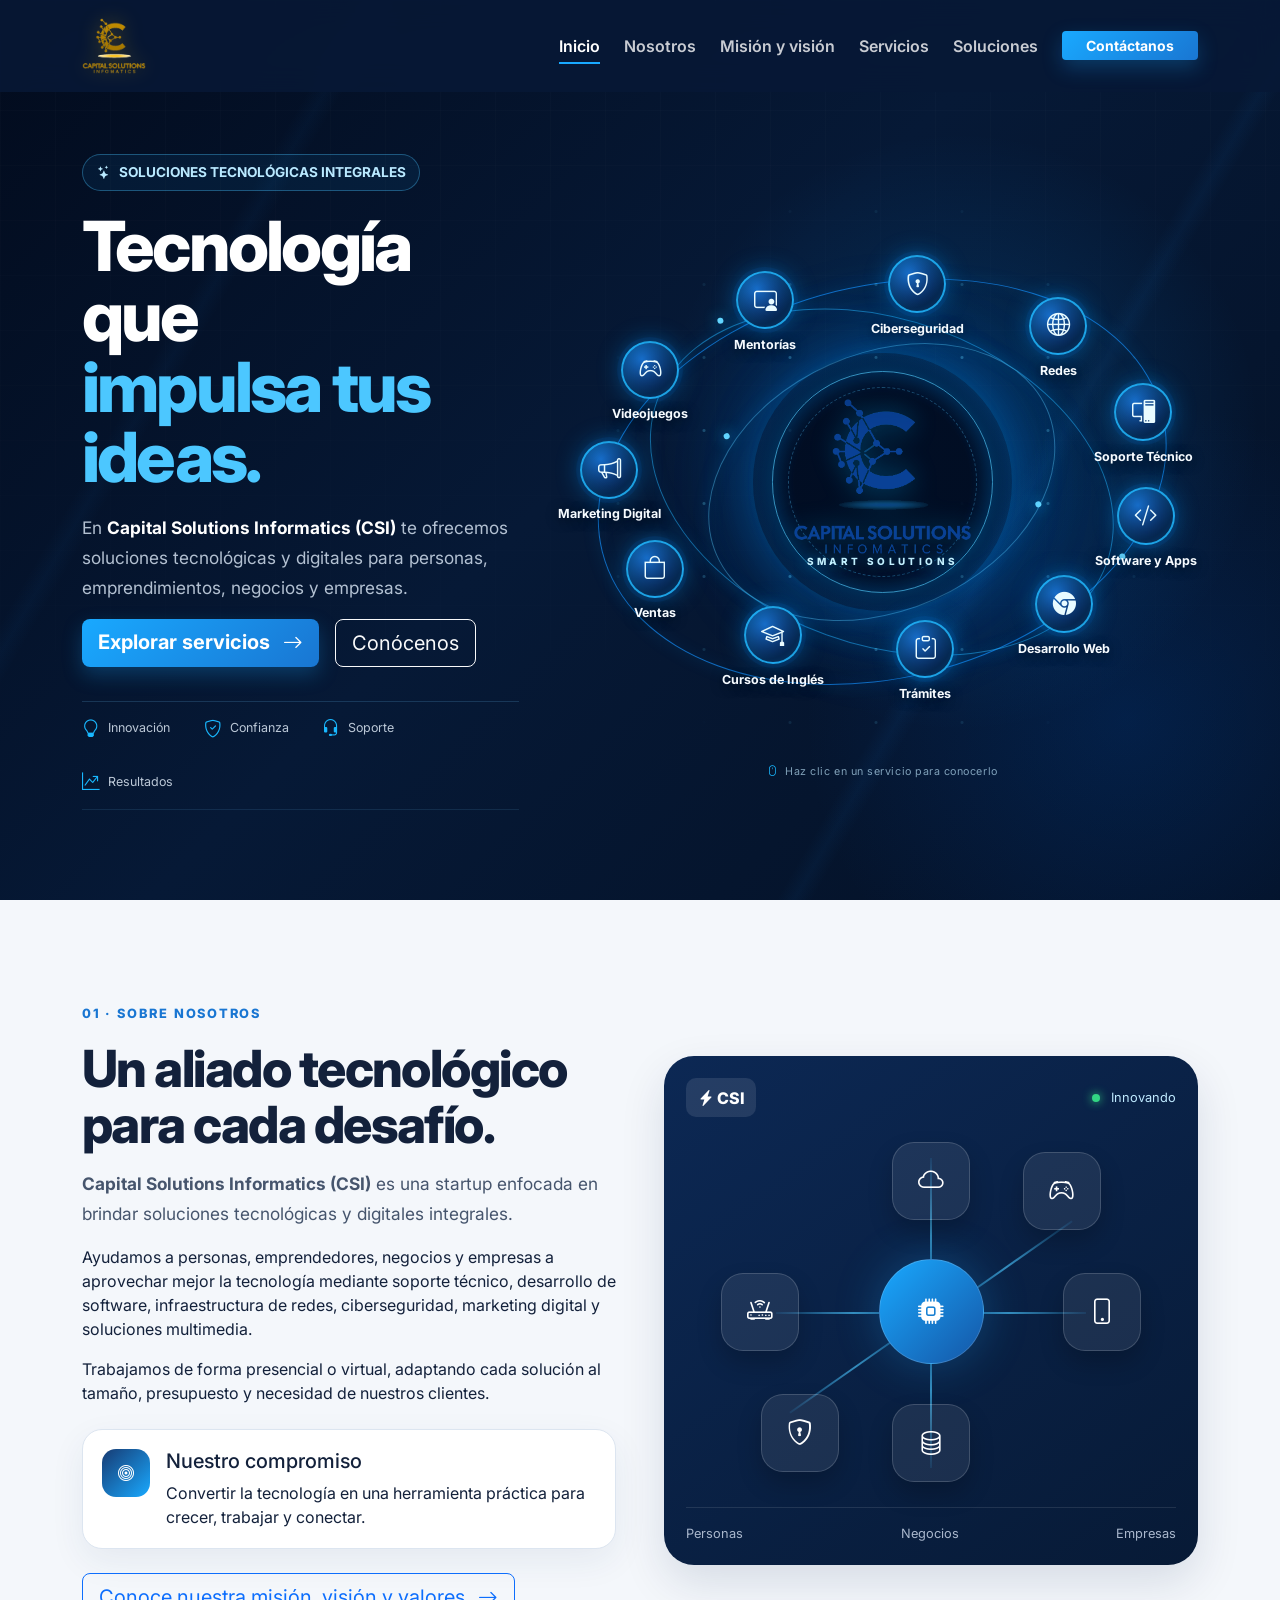
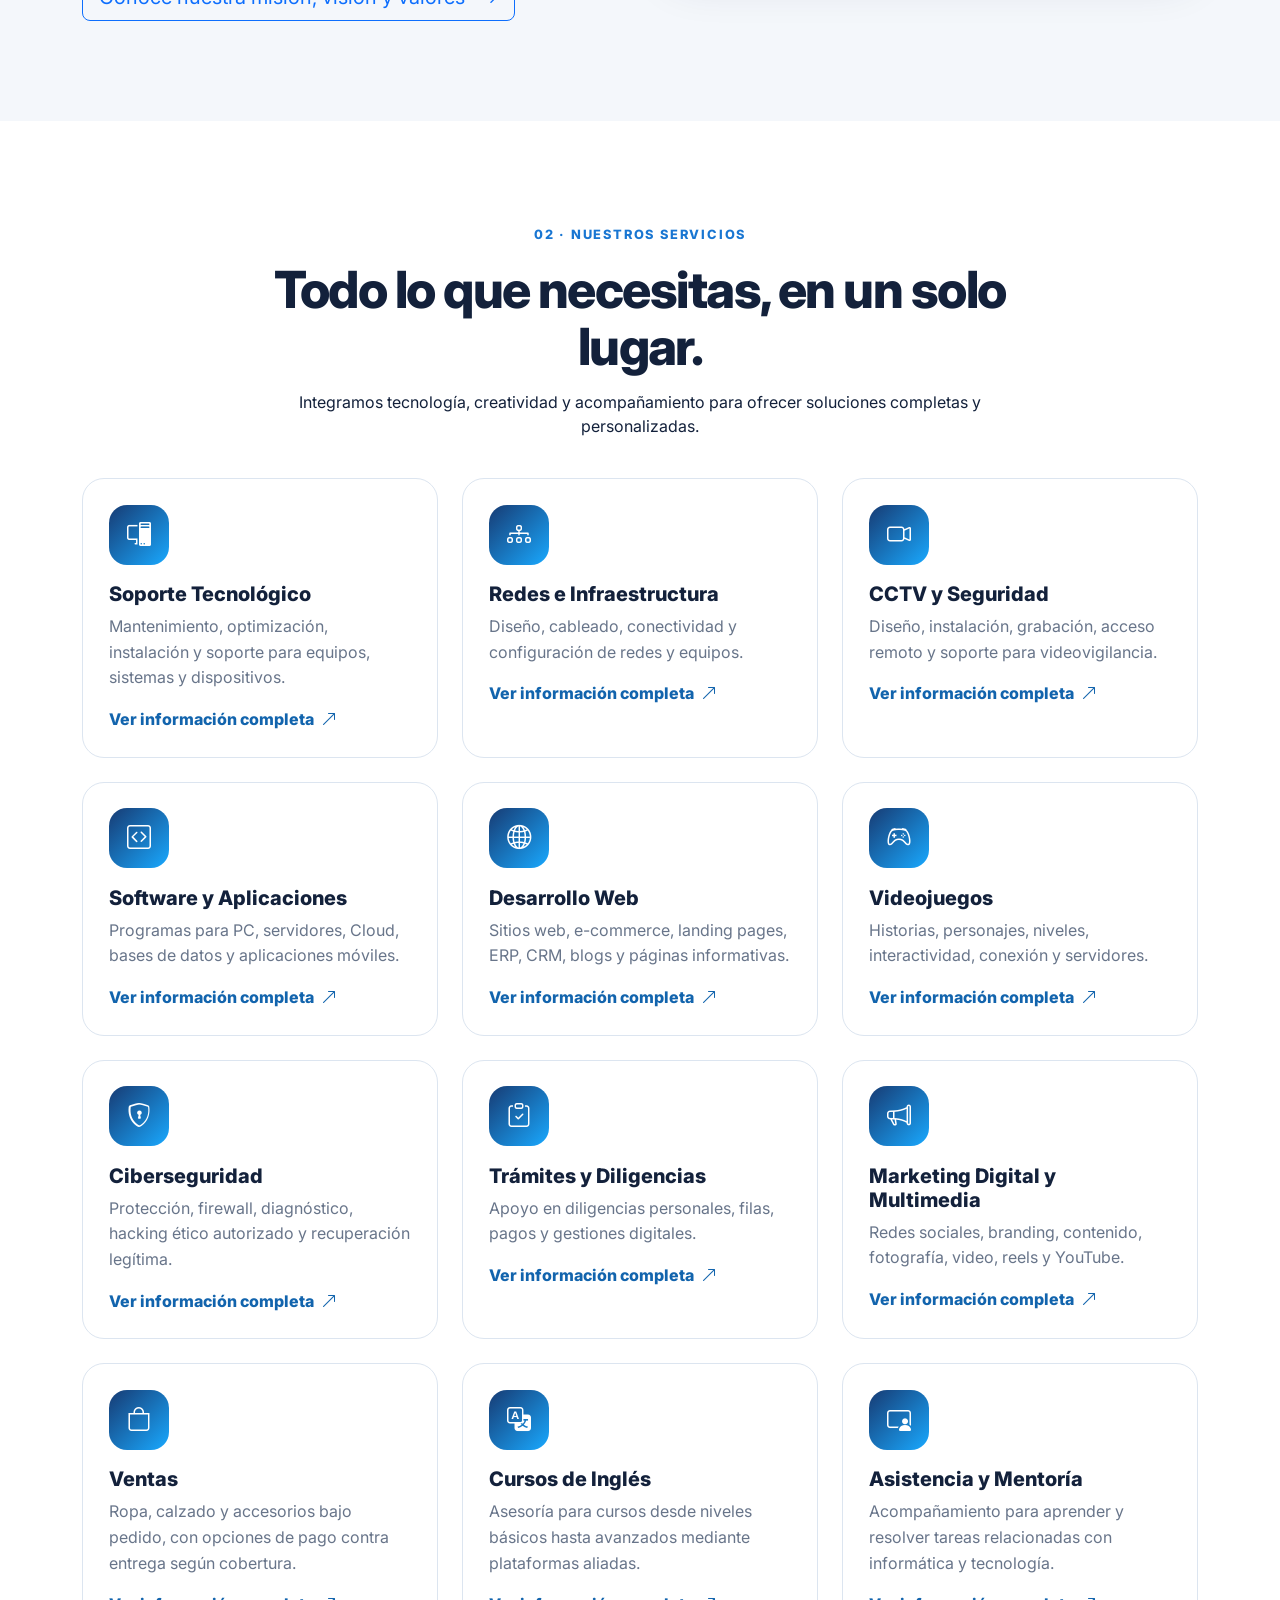
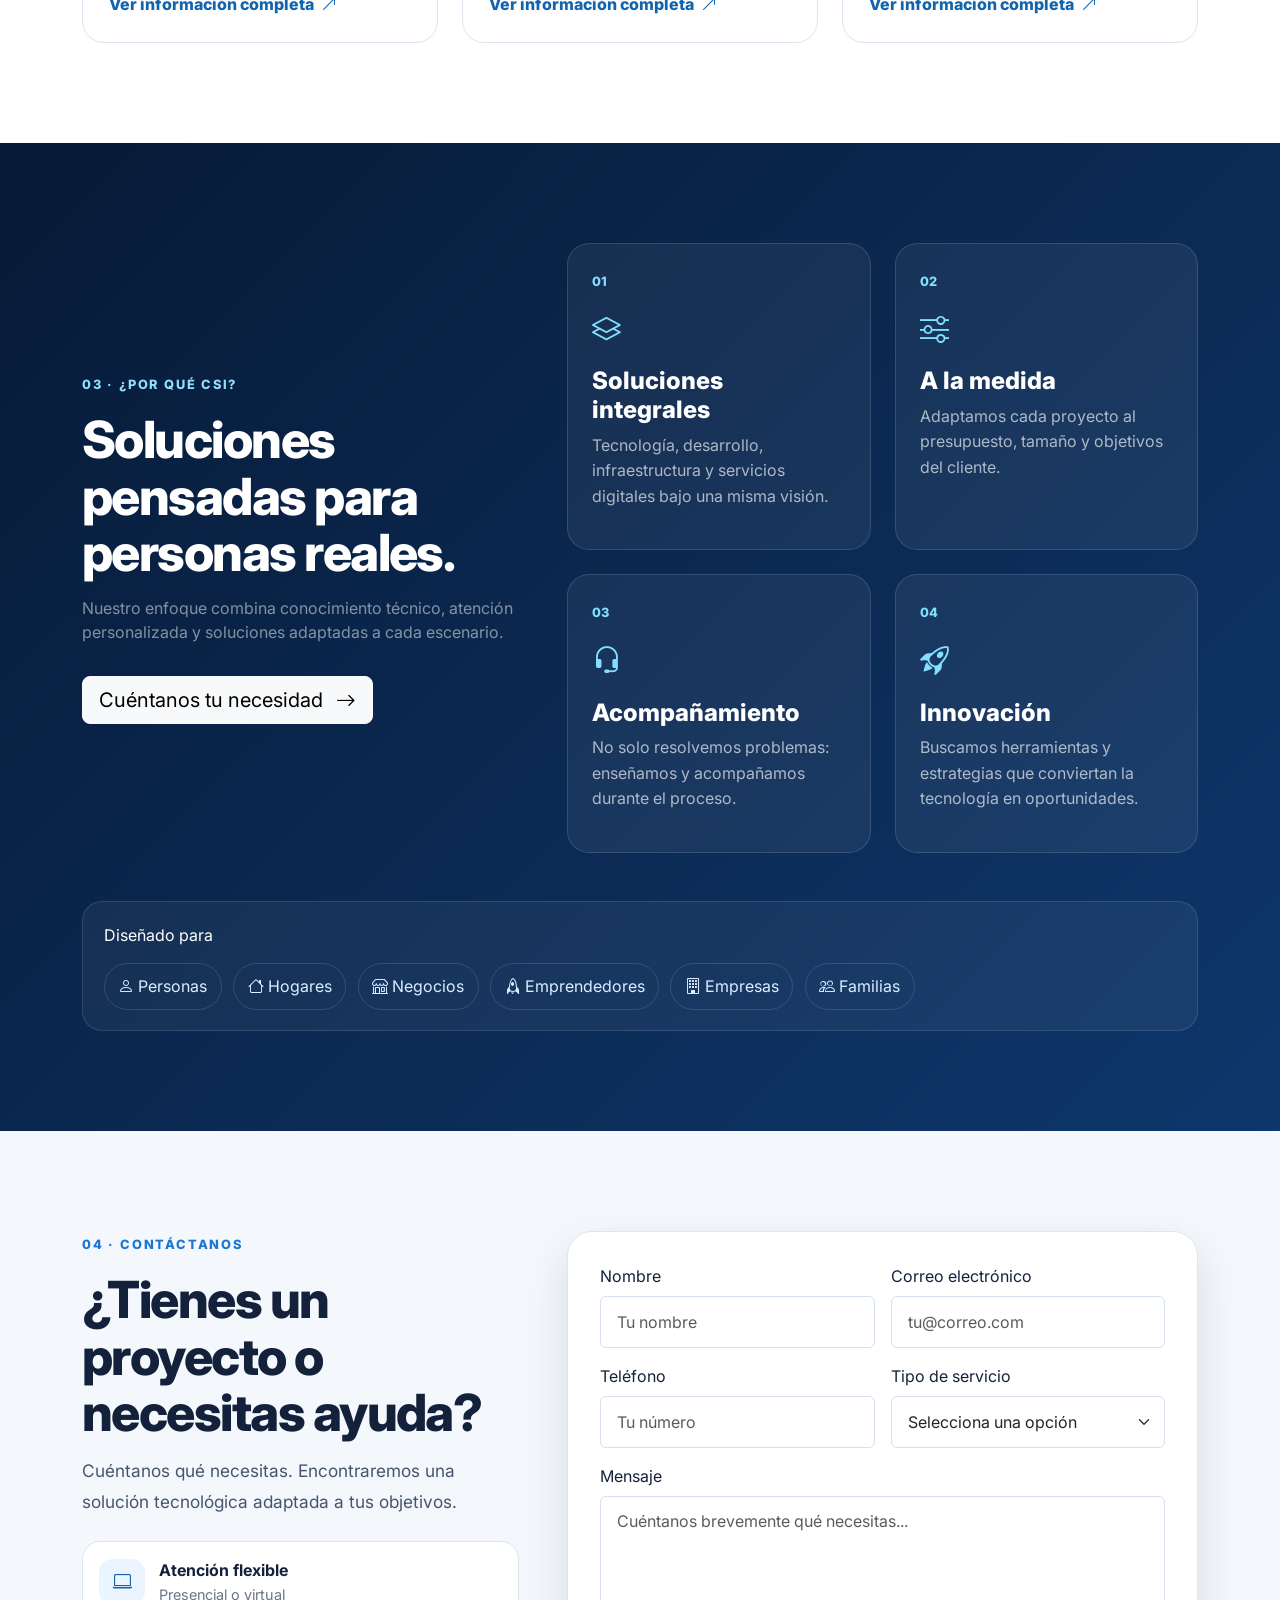
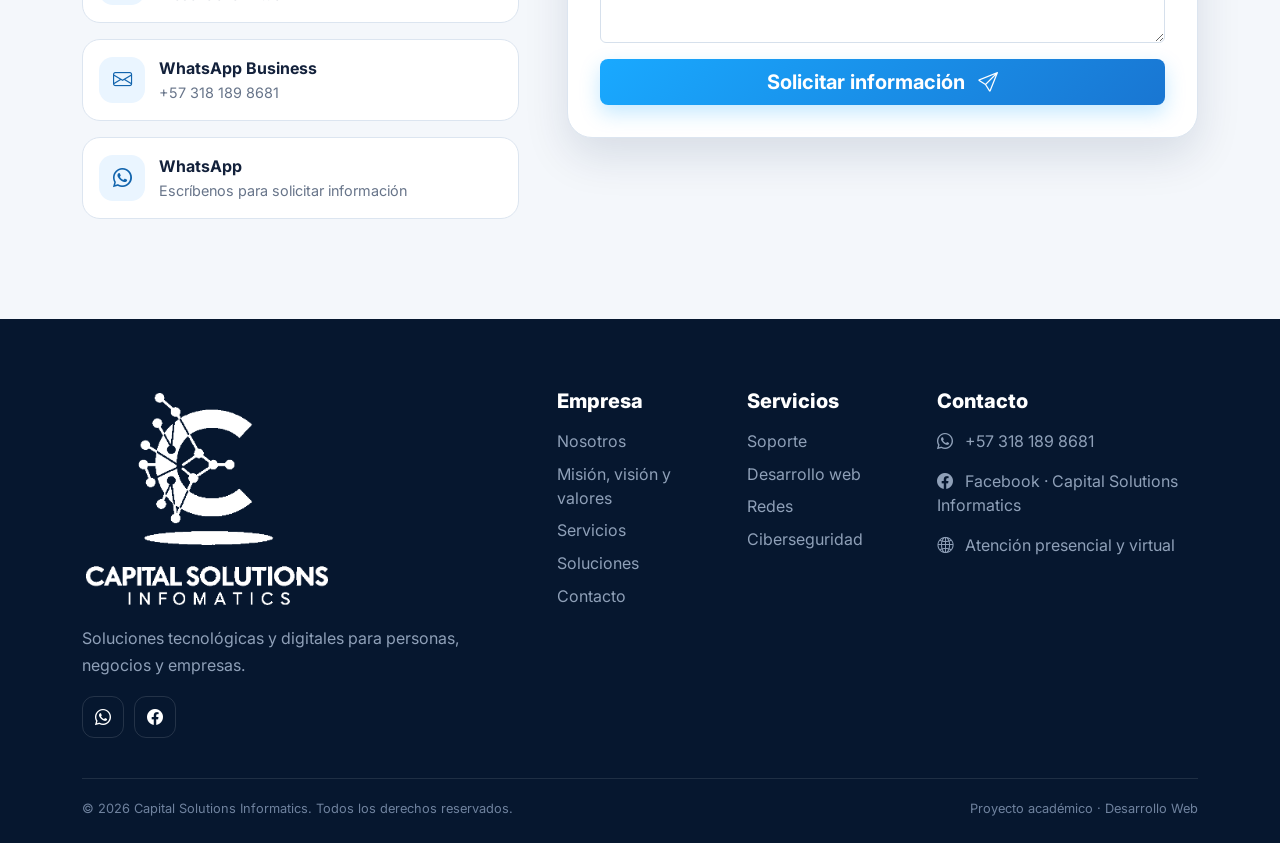
<file: index.html>
<!DOCTYPE html>
<html lang="es">
<head>
  <meta charset="UTF-8">
  <meta name="viewport" content="width=device-width, initial-scale=1.0">
  <meta name="description" content="Capital Solutions Informatics - Soluciones tecnológicas, desarrollo web, redes, ciberseguridad y marketing digital.">
  <title>Capital Solutions Informatics | Soluciones Tecnológicas</title>

  <!-- Bootstrap 5 -->
  <link href="https://cdn.jsdelivr.net/npm/bootstrap@5.3.3/dist/css/bootstrap.min.css" rel="stylesheet">
  <!-- Bootstrap Icons -->
  <link rel="stylesheet" href="https://cdn.jsdelivr.net/npm/bootstrap-icons@1.11.3/font/bootstrap-icons.min.css">
  <!-- Google Font -->
  <link rel="preconnect" href="https://fonts.googleapis.com">
  <link rel="preconnect" href="https://fonts.gstatic.com" crossorigin>
  <link href="https://fonts.googleapis.com/css2?family=Inter:wght@400;500;600;700;800&display=swap" rel="stylesheet">
  <link rel="stylesheet" href="css/styles.css">
</head>

<body>
  <!-- NAVBAR -->
  <nav class="navbar navbar-expand-lg navbar-dark fixed-top" id="mainNavbar">
    <div class="container">
      <a class="navbar-brand" href="#inicio" aria-label="Capital Solutions Informatics">
        <img src="img/logo-csi-navbar.png" class="navbar-logo" alt="Capital Solutions Informatics">
      </a>

      <button class="navbar-toggler border-0 shadow-none" type="button"
              data-bs-toggle="collapse" data-bs-target="#navbarContent"
              aria-controls="navbarContent" aria-expanded="false" aria-label="Abrir menú">
        <span class="navbar-toggler-icon"></span>
      </button>

      <div class="collapse navbar-collapse" id="navbarContent">
        <ul class="navbar-nav ms-auto align-items-lg-center gap-lg-2">
          <li class="nav-item"><a class="nav-link active" href="#inicio">Inicio</a></li>
          <li class="nav-item"><a class="nav-link" href="#nosotros">Nosotros</a></li>
          <li class="nav-item"><a class="nav-link" href="nosotros.html">Misión y visión</a></li>
          <li class="nav-item"><a class="nav-link" href="#servicios">Servicios</a></li>
          <li class="nav-item"><a class="nav-link" href="#soluciones">Soluciones</a></li>
          <li class="nav-item ms-lg-2"><a class="btn btn-primary-custom btn-sm px-4" href="#contacto">Contáctanos</a></li>
        </ul>
      </div>
    </div>
  </nav>

  <main>
    <!-- HERO -->
    <section id="inicio" class="hero-section hero-modern">
      <div class="hero-grid"></div>
      <div class="hero-particles" aria-hidden="true"></div>
      <div class="container position-relative hero-container">
        <div class="row align-items-center g-4 g-xl-5">
          <div class="col-lg-5 hero-copy">
            <span class="eyebrow fade-up">
              <i class="bi bi-stars"></i> SOLUCIONES TECNOLÓGICAS INTEGRALES
            </span>
            <h1 class="hero-title fade-up delay-1">
              Tecnología que<br><span>impulsa tus ideas.</span>
            </h1>
            <p class="hero-text fade-up delay-2">
              En <strong>Capital Solutions Informatics (CSI)</strong> te ofrecemos soluciones
              tecnológicas y digitales para personas, emprendimientos, negocios y empresas.
            </p>
            <div class="d-flex flex-wrap gap-3 fade-up delay-3">
              <a href="#servicios" class="btn btn-primary-custom btn-lg">
                Explorar servicios <i class="bi bi-arrow-right ms-2"></i>
              </a>
              <a href="#nosotros" class="btn btn-outline-light btn-lg">
                Conócenos
              </a>
            </div>

            <div class="hero-trust fade-up delay-3">
              <span><i class="bi bi-lightbulb"></i> Innovación</span>
              <span><i class="bi bi-shield-check"></i> Confianza</span>
              <span><i class="bi bi-headset"></i> Soporte</span>
              <span><i class="bi bi-graph-up-arrow"></i> Resultados</span>
            </div>
          </div>

          <div class="col-lg-7">
            <div class="solar-system" id="solarSystem" aria-label="Servicios tecnológicos de Capital Solutions Informatics">
              <div class="solar-glow"></div>
              <div class="solar-orbit solar-orbit-outer"></div>
              <div class="solar-orbit solar-orbit-middle"></div>
              <div class="solar-orbit solar-orbit-inner"></div>
              <div class="solar-stars" aria-hidden="true"></div>

              <div class="solar-center">
                <div class="solar-center-ring"></div>
                <a href="#servicios" class="center-logo-link" aria-label="Ver todos los servicios">
                  <img src="img/logo-csi-center.png" alt="Capital Solutions Informatics" class="solar-logo">
                  <span class="smart-solutions">SMART SOLUTIONS</span>
                </a>
              </div>

              <div class="solar-services" id="solarServices">
                <a class="solar-service" data-service="ciberseguridad" href="servicio.html?id=ciberseguridad" aria-label="Ciberseguridad">
                  <span class="solar-icon"><i class="bi bi-shield-lock"></i></span><strong>Ciberseguridad</strong>
                </a>
                <a class="solar-service" data-service="redes" href="servicio.html?id=redes" aria-label="Redes e Infraestructura">
                  <span class="solar-icon"><i class="bi bi-globe2"></i></span><strong>Redes</strong>
                </a>
                <a class="solar-service" data-service="soporte" href="servicio.html?id=soporte" aria-label="Soporte Tecnológico">
                  <span class="solar-icon"><i class="bi bi-pc-display"></i></span><strong>Soporte Técnico</strong>
                </a>
                <a class="solar-service" data-service="software" href="servicio.html?id=software" aria-label="Software y Aplicaciones">
                  <span class="solar-icon"><i class="bi bi-code-slash"></i></span><strong>Software y Apps</strong>
                </a>
                <a class="solar-service" data-service="web" href="servicio.html?id=web" aria-label="Desarrollo Web">
                  <span class="solar-icon"><i class="bi bi-browser-chrome"></i></span><strong>Desarrollo Web</strong>
                </a>
                <a class="solar-service" data-service="tramites" href="servicio.html?id=tramites" aria-label="Trámites y Diligencias">
                  <span class="solar-icon"><i class="bi bi-clipboard-check"></i></span><strong>Trámites</strong>
                </a>
                <a class="solar-service" data-service="ingles" href="servicio.html?id=ingles" aria-label="Cursos de Inglés">
                  <span class="solar-icon"><i class="bi bi-mortarboard"></i></span><strong>Cursos de Inglés</strong>
                </a>
                <a class="solar-service" data-service="ventas" href="servicio.html?id=ventas" aria-label="Ventas">
                  <span class="solar-icon"><i class="bi bi-bag"></i></span><strong>Ventas</strong>
                </a>
                <a class="solar-service" data-service="marketing" href="servicio.html?id=marketing" aria-label="Marketing Digital y Multimedia">
                  <span class="solar-icon"><i class="bi bi-megaphone"></i></span><strong>Marketing Digital</strong>
                </a>
                <a class="solar-service" data-service="videojuegos" href="servicio.html?id=videojuegos" aria-label="Videojuegos">
                  <span class="solar-icon"><i class="bi bi-controller"></i></span><strong>Videojuegos</strong>
                </a>
                <a class="solar-service" data-service="mentoria" href="servicio.html?id=mentoria" aria-label="Asistencia y Mentoría">
                  <span class="solar-icon"><i class="bi bi-person-video3"></i></span><strong>Mentorías</strong>
                </a>
              </div>

              <div class="solar-hint"><i class="bi bi-mouse"></i> Haz clic en un servicio para conocerlo</div>
            </div>
          </div>
        </div>
      </div>
    </section>

    <!-- SECCIÓN 1: SOBRE NOSOTROS -->
    <section id="nosotros" class="section-padding bg-light-custom">
      <div class="container">
        <div class="row align-items-center g-5">
          <div class="col-lg-6 reveal">
            <span class="section-label">01 · SOBRE NOSOTROS</span>
            <h2 class="section-title">Un aliado tecnológico para cada desafío.</h2>
            <p class="section-lead">
              <strong>Capital Solutions Informatics (CSI)</strong> es una startup enfocada
              en brindar soluciones tecnológicas y digitales integrales.
            </p>
            <p>
              Ayudamos a personas, emprendedores, negocios y empresas a aprovechar mejor
              la tecnología mediante soporte técnico, desarrollo de software, infraestructura
              de redes, ciberseguridad, marketing digital y soluciones multimedia.
            </p>
            <p>
              Trabajamos de forma presencial o virtual, adaptando cada solución al tamaño,
              presupuesto y necesidad de nuestros clientes.
            </p>

            <div class="mission-box mt-4">
              <div class="mission-icon"><i class="bi bi-bullseye"></i></div>
              <div>
                <h5>Nuestro compromiso</h5>
                <p class="mb-0">Convertir la tecnología en una herramienta práctica para crecer, trabajar y conectar.</p>
              </div>
            </div>

            <a href="nosotros.html" class="btn btn-outline-primary btn-lg mt-4">
              Conoce nuestra misión, visión y valores <i class="bi bi-arrow-right ms-2"></i>
            </a>
          </div>

          <div class="col-lg-6 reveal">
            <div class="about-panel">
              <div class="about-panel-top">
                <span class="mini-badge"><i class="bi bi-lightning-charge-fill"></i> CSI</span>
                <span class="status"><span></span> Innovando</span>
              </div>
              <div class="about-graphic">
                <div class="graphic-node node-center" title="Smart Solutions"><i class="bi bi-cpu-fill"></i></div>
                <div class="graphic-node node-top" title="Cloud"><i class="bi bi-cloud"></i></div>
                <div class="graphic-node node-right" title="Dispositivos móviles"><i class="bi bi-phone"></i></div>
                <div class="graphic-node node-bottom" title="Bases de datos"><i class="bi bi-database"></i></div>
                <div class="graphic-node node-left" title="Redes"><i class="bi bi-router"></i></div>
                <div class="graphic-node node-game" title="Videojuegos"><i class="bi bi-controller"></i></div>
                <div class="graphic-node node-cloud" title="Ciberseguridad"><i class="bi bi-shield-lock"></i></div>
                <div class="connection c1"></div><div class="connection c2"></div><div class="connection c3"></div><div class="connection c4"></div>
                <div class="connection c5"></div><div class="connection c6"></div>
              </div>
              <div class="about-panel-footer">
                <span>Personas</span>
                <span>Negocios</span>
                <span>Empresas</span>
              </div>
            </div>
          </div>
        </div>
      </div>
    </section>

    <!-- SECCIÓN 2: SERVICIOS -->
    <section id="servicios" class="section-padding">
      <div class="container">
        <div class="text-center mx-auto section-heading">
          <span class="section-label">02 · NUESTROS SERVICIOS</span>
          <h2 class="section-title">Todo lo que necesitas, en un solo lugar.</h2>
          <p>
            Integramos tecnología, creatividad y acompañamiento para ofrecer soluciones
            completas y personalizadas.
          </p>
        </div>

        <div class="row g-4 mt-2">
          <div class="col-md-6 col-xl-4 reveal">
            <article class="service-card clickable" data-service="soporte" tabindex="0" role="link" aria-label="Ver detalles de Soporte Tecnológico">
              <div class="service-icon"><i class="bi bi-pc-display"></i></div>
              <h3>Soporte Tecnológico</h3>
              <p>Mantenimiento, optimización, instalación y soporte para equipos, sistemas y dispositivos.</p>
              <span class="service-link">Ver información completa <i class="bi bi-arrow-up-right ms-1"></i></span>
            </article>
          </div>
          <div class="col-md-6 col-xl-4 reveal">
            <article class="service-card clickable" data-service="redes" tabindex="0" role="link" aria-label="Ver detalles de Redes e Infraestructura">
              <div class="service-icon"><i class="bi bi-diagram-3"></i></div>
              <h3>Redes e Infraestructura</h3>
              <p>Diseño, cableado, conectividad y configuración de redes y equipos.</p>
              <span class="service-link">Ver información completa <i class="bi bi-arrow-up-right ms-1"></i></span>
            </article>
          </div>
          <div class="col-md-6 col-xl-4 reveal">
            <article class="service-card clickable" data-service="cctv" tabindex="0" role="link" aria-label="Ver detalles de CCTV y Seguridad">
              <div class="service-icon"><i class="bi bi-camera-video"></i></div>
              <h3>CCTV y Seguridad</h3>
              <p>Diseño, instalación, grabación, acceso remoto y soporte para videovigilancia.</p>
              <span class="service-link">Ver información completa <i class="bi bi-arrow-up-right ms-1"></i></span>
            </article>
          </div>
          <div class="col-md-6 col-xl-4 reveal">
            <article class="service-card clickable" data-service="software" tabindex="0" role="link" aria-label="Ver detalles de Software y Aplicaciones">
              <div class="service-icon"><i class="bi bi-code-square"></i></div>
              <h3>Software y Aplicaciones</h3>
              <p>Programas para PC, servidores, Cloud, bases de datos y aplicaciones móviles.</p>
              <span class="service-link">Ver información completa <i class="bi bi-arrow-up-right ms-1"></i></span>
            </article>
          </div>
          <div class="col-md-6 col-xl-4 reveal">
            <article class="service-card clickable" data-service="web" tabindex="0" role="link" aria-label="Ver detalles de Desarrollo Web">
              <div class="service-icon"><i class="bi bi-globe2"></i></div>
              <h3>Desarrollo Web</h3>
              <p>Sitios web, e-commerce, landing pages, ERP, CRM, blogs y páginas informativas.</p>
              <span class="service-link">Ver información completa <i class="bi bi-arrow-up-right ms-1"></i></span>
            </article>
          </div>
          <div class="col-md-6 col-xl-4 reveal">
            <article class="service-card clickable" data-service="videojuegos" tabindex="0" role="link" aria-label="Ver detalles de Videojuegos">
              <div class="service-icon"><i class="bi bi-controller"></i></div>
              <h3>Videojuegos</h3>
              <p>Historias, personajes, niveles, interactividad, conexión y servidores.</p>
              <span class="service-link">Ver información completa <i class="bi bi-arrow-up-right ms-1"></i></span>
            </article>
          </div>
          <div class="col-md-6 col-xl-4 reveal">
            <article class="service-card clickable" data-service="ciberseguridad" tabindex="0" role="link" aria-label="Ver detalles de Ciberseguridad">
              <div class="service-icon"><i class="bi bi-shield-lock"></i></div>
              <h3>Ciberseguridad</h3>
              <p>Protección, firewall, diagnóstico, hacking ético autorizado y recuperación legítima.</p>
              <span class="service-link">Ver información completa <i class="bi bi-arrow-up-right ms-1"></i></span>
            </article>
          </div>
          <div class="col-md-6 col-xl-4 reveal">
            <article class="service-card clickable" data-service="tramites" tabindex="0" role="link" aria-label="Ver detalles de Trámites y Diligencias">
              <div class="service-icon"><i class="bi bi-clipboard-check"></i></div>
              <h3>Trámites y Diligencias</h3>
              <p>Apoyo en diligencias personales, filas, pagos y gestiones digitales.</p>
              <span class="service-link">Ver información completa <i class="bi bi-arrow-up-right ms-1"></i></span>
            </article>
          </div>
          <div class="col-md-6 col-xl-4 reveal">
            <article class="service-card clickable" data-service="marketing" tabindex="0" role="link" aria-label="Ver detalles de Marketing Digital y Multimedia">
              <div class="service-icon"><i class="bi bi-megaphone"></i></div>
              <h3>Marketing Digital y Multimedia</h3>
              <p>Redes sociales, branding, contenido, fotografía, video, reels y YouTube.</p>
              <span class="service-link">Ver información completa <i class="bi bi-arrow-up-right ms-1"></i></span>
            </article>
          </div>
          <div class="col-md-6 col-xl-4 reveal">
            <article class="service-card clickable" data-service="ventas" tabindex="0" role="link" aria-label="Ver detalles de Ventas">
              <div class="service-icon"><i class="bi bi-bag"></i></div>
              <h3>Ventas</h3>
              <p>Ropa, calzado y accesorios bajo pedido, con opciones de pago contra entrega según cobertura.</p>
              <span class="service-link">Ver información completa <i class="bi bi-arrow-up-right ms-1"></i></span>
            </article>
          </div>
          <div class="col-md-6 col-xl-4 reveal">
            <article class="service-card clickable" data-service="ingles" tabindex="0" role="link" aria-label="Ver detalles de Cursos de Inglés">
              <div class="service-icon"><i class="bi bi-translate"></i></div>
              <h3>Cursos de Inglés</h3>
              <p>Asesoría para cursos desde niveles básicos hasta avanzados mediante plataformas aliadas.</p>
              <span class="service-link">Ver información completa <i class="bi bi-arrow-up-right ms-1"></i></span>
            </article>
          </div>
          <div class="col-md-6 col-xl-4 reveal">
            <article class="service-card clickable" data-service="mentoria" tabindex="0" role="link" aria-label="Ver detalles de Asistencia y Mentoría">
              <div class="service-icon"><i class="bi bi-person-video3"></i></div>
              <h3>Asistencia y Mentoría</h3>
              <p>Acompañamiento para aprender y resolver tareas relacionadas con informática y tecnología.</p>
              <span class="service-link">Ver información completa <i class="bi bi-arrow-up-right ms-1"></i></span>
            </article>
          </div>
        </div>
      </div>
    </section>

    <!-- SECCIÓN 3: SOLUCIONES -->
    <section id="soluciones" class="section-padding solutions-section">
      <div class="container">
        <div class="row align-items-center g-5">
          <div class="col-lg-5">
            <span class="section-label light-label">03 · ¿POR QUÉ CSI?</span>
            <h2 class="section-title text-white">Soluciones pensadas para personas reales.</h2>
            <p class="text-white-50">
              Nuestro enfoque combina conocimiento técnico, atención personalizada
              y soluciones adaptadas a cada escenario.
            </p>
            <a href="#contacto" class="btn btn-light btn-lg mt-3">
              Cuéntanos tu necesidad <i class="bi bi-arrow-right ms-2"></i>
            </a>
          </div>

          <div class="col-lg-7">
            <div class="row g-4">
              <div class="col-md-6">
                <div class="benefit-card">
                  <span>01</span>
                  <i class="bi bi-layers"></i>
                  <h4>Soluciones integrales</h4>
                  <p>Tecnología, desarrollo, infraestructura y servicios digitales bajo una misma visión.</p>
                </div>
              </div>
              <div class="col-md-6">
                <div class="benefit-card">
                  <span>02</span>
                  <i class="bi bi-sliders"></i>
                  <h4>A la medida</h4>
                  <p>Adaptamos cada proyecto al presupuesto, tamaño y objetivos del cliente.</p>
                </div>
              </div>
              <div class="col-md-6">
                <div class="benefit-card">
                  <span>03</span>
                  <i class="bi bi-headset"></i>
                  <h4>Acompañamiento</h4>
                  <p>No solo resolvemos problemas: enseñamos y acompañamos durante el proceso.</p>
                </div>
              </div>
              <div class="col-md-6">
                <div class="benefit-card">
                  <span>04</span>
                  <i class="bi bi-rocket-takeoff"></i>
                  <h4>Innovación</h4>
                  <p>Buscamos herramientas y estrategias que conviertan la tecnología en oportunidades.</p>
                </div>
              </div>
            </div>
          </div>
        </div>

        <div class="audience-box mt-5">
          <p class="mb-3">Diseñado para</p>
          <div class="audience-list">
            <span><i class="bi bi-person"></i> Personas</span>
            <span><i class="bi bi-house"></i> Hogares</span>
            <span><i class="bi bi-shop"></i> Negocios</span>
            <span><i class="bi bi-rocket"></i> Emprendedores</span>
            <span><i class="bi bi-building"></i> Empresas</span>
            <span><i class="bi bi-people"></i> Familias</span>
          </div>
        </div>
      </div>
    </section>

    <!-- SECCIÓN 4: CONTACTO -->
    <section id="contacto" class="section-padding bg-light-custom">
      <div class="container">
        <div class="row g-5 align-items-start">
          <div class="col-lg-5">
            <span class="section-label">04 · CONTÁCTANOS</span>
            <h2 class="section-title">¿Tienes un proyecto o necesitas ayuda?</h2>
            <p class="section-lead">
              Cuéntanos qué necesitas. Encontraremos una solución tecnológica
              adaptada a tus objetivos.
            </p>

            <div class="contact-info-list mt-4">
              <div class="contact-item">
                <div class="contact-icon"><i class="bi bi-laptop"></i></div>
                <div><strong>Atención flexible</strong><span>Presencial o virtual</span></div>
              </div>
              <div class="contact-item">
                <div class="contact-icon"><i class="bi bi-envelope"></i></div>
                <div><strong>WhatsApp Business</strong><span>+57 318 189 8681</span></div>
              </div>
              <div class="contact-item">
                <div class="contact-icon"><i class="bi bi-whatsapp"></i></div>
                <div><strong>WhatsApp</strong><span>Escríbenos para solicitar información</span></div>
              </div>
            </div>
          </div>

          <div class="col-lg-7">
            <form id="contactForm" class="contact-form">
              <div class="row g-3">
                <div class="col-md-6">
                  <label for="nombre" class="form-label">Nombre</label>
                  <input type="text" class="form-control" id="nombre" placeholder="Tu nombre" required>
                </div>
                <div class="col-md-6">
                  <label for="correo" class="form-label">Correo electrónico</label>
                  <input type="email" class="form-control" id="correo" placeholder="tu@correo.com" required>
                </div>
                <div class="col-md-6">
                  <label for="telefono" class="form-label">Teléfono</label>
                  <input type="tel" class="form-control" id="telefono" placeholder="Tu número">
                </div>
                <div class="col-md-6">
                  <label for="servicio" class="form-label">Tipo de servicio</label>
                  <select class="form-select" id="servicio" required>
                    <option value="" selected disabled>Selecciona una opción</option>
                    <option>Soporte tecnológico</option>
                    <option>Redes e infraestructura</option>
                    <option>CCTV y seguridad</option>
                    <option>Desarrollo web</option>
                    <option>Software / aplicaciones</option>
                    <option>Ciberseguridad</option>
                    <option>Marketing digital</option>
                    <option>Otro</option>
                  </select>
                </div>
                <div class="col-12">
                  <label for="mensaje" class="form-label">Mensaje</label>
                  <textarea class="form-control" id="mensaje" rows="5" placeholder="Cuéntanos brevemente qué necesitas..." required></textarea>
                </div>
                <div class="col-12">
                  <button type="submit" class="btn btn-primary-custom btn-lg w-100">
                    Solicitar información <i class="bi bi-send ms-2"></i>
                  </button>
                </div>
              </div>
              <div id="formMessage" class="alert alert-success mt-3 d-none" role="alert">
                ¡Gracias! Tu solicitud fue registrada correctamente para esta demostración.
              </div>
            </form>
          </div>
        </div>
      </div>
    </section>
  </main>

  <!-- FOOTER -->
  <footer class="footer">
    <div class="container">
      <div class="row g-4">
        <div class="col-lg-5">
          <a class="footer-brand" href="#inicio">
            <img src="img/logo-csi-navbar.png" class="footer-logo" alt="Capital Solutions Informatics">
          </a>
          <p class="footer-description">
            Soluciones tecnológicas y digitales para personas, negocios y empresas.
          </p>
          <div class="social-links">
            <a href="https://wa.me/573181898681" target="_blank" rel="noopener noreferrer" aria-label="WhatsApp Business"><i class="bi bi-whatsapp"></i></a>
            <a href="https://www.facebook.com/share/1CgQ1NJ11b/" target="_blank" rel="noopener noreferrer" aria-label="Facebook"><i class="bi bi-facebook"></i></a>
          </div>
        </div>

        <div class="col-6 col-lg-2">
          <h5>Empresa</h5>
          <a href="#nosotros">Nosotros</a>
          <a href="nosotros.html">Misión, visión y valores</a>
          <a href="#servicios">Servicios</a>
          <a href="#soluciones">Soluciones</a>
          <a href="#contacto">Contacto</a>
        </div>

        <div class="col-6 col-lg-2">
          <h5>Servicios</h5>
          <a href="servicio.html?id=soporte">Soporte</a>
          <a href="servicio.html?id=web">Desarrollo web</a>
          <a href="servicio.html?id=redes">Redes</a>
          <a href="servicio.html?id=ciberseguridad">Ciberseguridad</a>
        </div>

        <div class="col-lg-3">
          <h5>Contacto</h5>
          <p><i class="bi bi-whatsapp me-2"></i> +57 318 189 8681</p>
          <p><i class="bi bi-facebook me-2"></i> Facebook · Capital Solutions Informatics</p>
          <p><i class="bi bi-globe2 me-2"></i> Atención presencial y virtual</p>
        </div>
      </div>

      <div class="footer-bottom">
        <span>© 2026 Capital Solutions Informatics. Todos los derechos reservados.</span>
        <span>Proyecto académico · Desarrollo Web</span>
      </div>
    </div>
  </footer>

  <button id="backToTop" class="back-to-top" aria-label="Volver arriba">
    <i class="bi bi-arrow-up"></i>
  </button>

  <script src="https://cdn.jsdelivr.net/npm/bootstrap@5.3.3/dist/js/bootstrap.bundle.min.js"></script>
  <script src="js/script.js"></script>
</body>
</html>
</file>
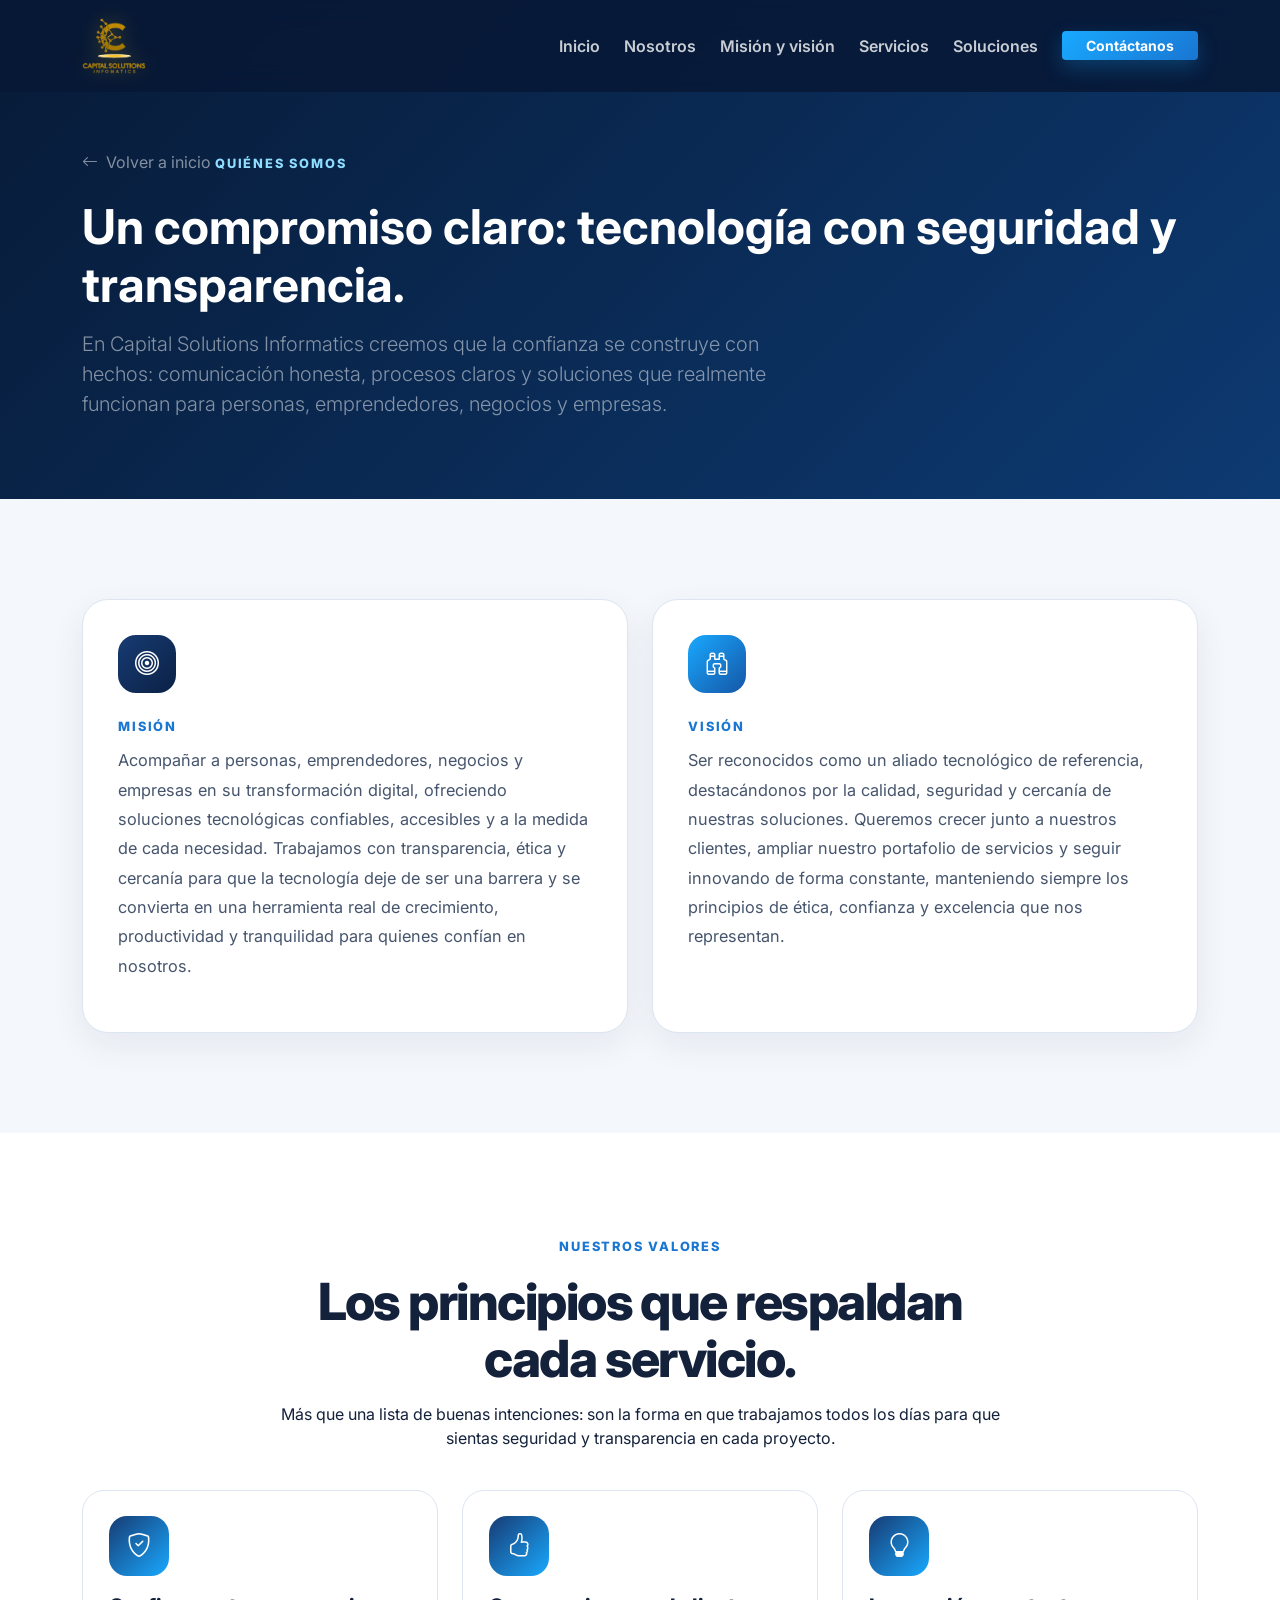
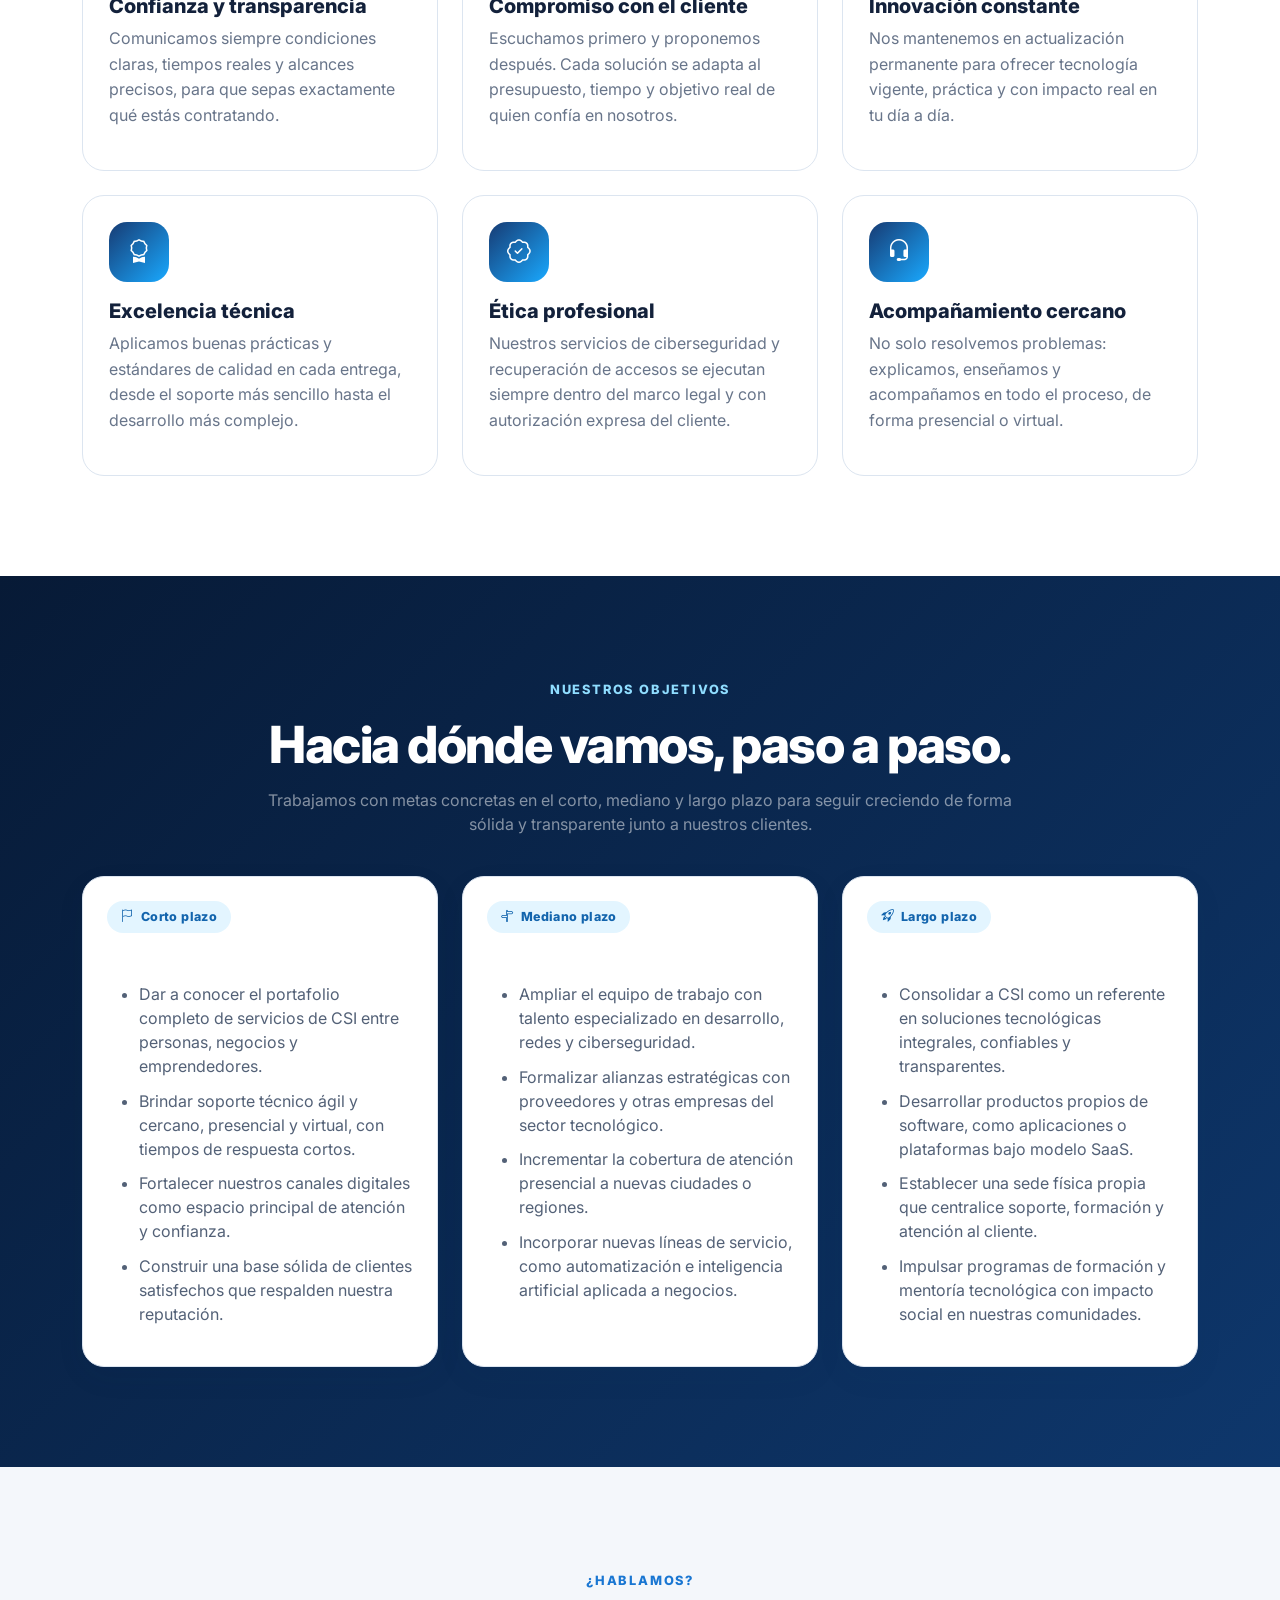
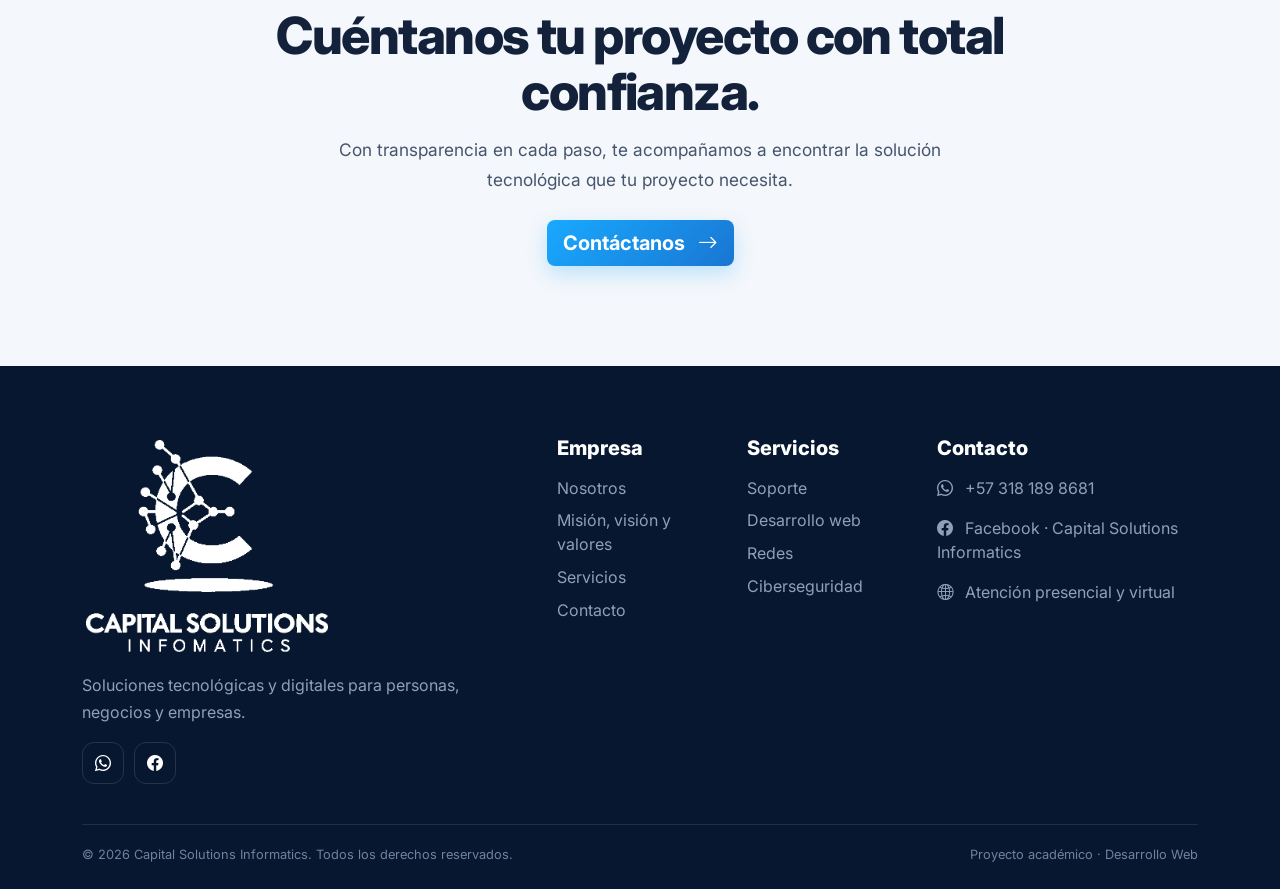
<file: nosotros.html>
<!DOCTYPE html>
<html lang="es">
<head>
  <meta charset="UTF-8">
  <meta name="viewport" content="width=device-width, initial-scale=1.0">
  <meta name="description" content="Misión, visión, valores y objetivos de Capital Solutions Informatics: seguridad, transparencia y compromiso en cada solución tecnológica.">
  <title>Misión, Visión y Valores | Capital Solutions Informatics</title>

  <!-- Bootstrap 5 -->
  <link href="https://cdn.jsdelivr.net/npm/bootstrap@5.3.3/dist/css/bootstrap.min.css" rel="stylesheet">
  <!-- Bootstrap Icons -->
  <link rel="stylesheet" href="https://cdn.jsdelivr.net/npm/bootstrap-icons@1.11.3/font/bootstrap-icons.min.css">
  <!-- Google Font -->
  <link rel="preconnect" href="https://fonts.googleapis.com">
  <link rel="preconnect" href="https://fonts.gstatic.com" crossorigin>
  <link href="https://fonts.googleapis.com/css2?family=Inter:wght@400;500;600;700;800&display=swap" rel="stylesheet">
  <link rel="stylesheet" href="css/styles.css">
</head>

<body>
  <!-- NAVBAR -->
  <nav class="navbar navbar-expand-lg navbar-dark fixed-top" id="mainNavbar">
    <div class="container">
      <a class="navbar-brand" href="index.html#inicio" aria-label="Capital Solutions Informatics">
        <img src="img/logo-csi-navbar.png" class="navbar-logo" alt="Capital Solutions Informatics">
      </a>
      <button class="navbar-toggler border-0 shadow-none" type="button"
              data-bs-toggle="collapse" data-bs-target="#navbarContent"
              aria-controls="navbarContent" aria-expanded="false" aria-label="Abrir menú">
        <span class="navbar-toggler-icon"></span>
      </button>
      <div class="collapse navbar-collapse" id="navbarContent">
        <ul class="navbar-nav ms-auto align-items-lg-center gap-lg-2">
          <li class="nav-item"><a class="nav-link" href="index.html#inicio">Inicio</a></li>
          <li class="nav-item"><a class="nav-link" href="index.html#nosotros">Nosotros</a></li>
          <li class="nav-item"><a class="nav-link active" href="nosotros.html">Misión y visión</a></li>
          <li class="nav-item"><a class="nav-link" href="index.html#servicios">Servicios</a></li>
          <li class="nav-item"><a class="nav-link" href="index.html#soluciones">Soluciones</a></li>
          <li class="nav-item ms-lg-2"><a class="btn btn-primary-custom btn-sm px-4" href="index.html#contacto">Contáctanos</a></li>
        </ul>
      </div>
    </div>
  </nav>

  <!-- HEADER -->
  <header class="detail-hero about-hero">
    <div class="container">
      <a href="index.html#nosotros" class="text-white-50 d-inline-flex align-items-center gap-2 mb-4"><i class="bi bi-arrow-left"></i> Volver a inicio</a>
      <span class="section-label light-label">QUIÉNES SOMOS</span>
      <h1 class="display-5 fw-bold mb-3 text-white">Un compromiso claro: tecnología con seguridad y transparencia.</h1>
      <p class="lead text-white-50 mb-0" style="max-width:720px;">
        En Capital Solutions Informatics creemos que la confianza se construye con hechos:
        comunicación honesta, procesos claros y soluciones que realmente funcionan para
        personas, emprendedores, negocios y empresas.
      </p>
    </div>
  </header>

  <main>
    <!-- MISIÓN Y VISIÓN -->
    <section class="section-padding bg-light-custom">
      <div class="container">
        <div class="row g-4">
          <div class="col-lg-6 reveal">
            <div class="mv-card">
              <div class="mv-icon mv-icon-royal"><i class="bi bi-bullseye"></i></div>
              <span class="section-label">MISIÓN</span>
              <p class="mv-text">
                Acompañar a personas, emprendedores, negocios y empresas en su transformación
                digital, ofreciendo soluciones tecnológicas confiables, accesibles y a la medida
                de cada necesidad. Trabajamos con transparencia, ética y cercanía para que la
                tecnología deje de ser una barrera y se convierta en una herramienta real de
                crecimiento, productividad y tranquilidad para quienes confían en nosotros.
              </p>
            </div>
          </div>
          <div class="col-lg-6 reveal">
            <div class="mv-card">
              <div class="mv-icon mv-icon-electric"><i class="bi bi-binoculars"></i></div>
              <span class="section-label">VISIÓN</span>
              <p class="mv-text">
                Ser reconocidos como un aliado tecnológico de referencia, destacándonos por la
                calidad, seguridad y cercanía de nuestras soluciones. Queremos crecer junto a
                nuestros clientes, ampliar nuestro portafolio de servicios y seguir innovando
                de forma constante, manteniendo siempre los principios de ética, confianza y
                excelencia que nos representan.
              </p>
            </div>
          </div>
        </div>
      </div>
    </section>

    <!-- VALORES -->
    <section class="section-padding">
      <div class="container">
        <div class="text-center mx-auto section-heading">
          <span class="section-label">NUESTROS VALORES</span>
          <h2 class="section-title">Los principios que respaldan cada servicio.</h2>
          <p>
            Más que una lista de buenas intenciones: son la forma en que trabajamos todos
            los días para que sientas seguridad y transparencia en cada proyecto.
          </p>
        </div>

        <div class="row g-4 mt-2">
          <div class="col-md-6 col-xl-4 reveal">
            <article class="service-card">
              <div class="service-icon"><i class="bi bi-shield-check"></i></div>
              <h3>Confianza y transparencia</h3>
              <p>Comunicamos siempre condiciones claras, tiempos reales y alcances precisos, para que sepas exactamente qué estás contratando.</p>
            </article>
          </div>
          <div class="col-md-6 col-xl-4 reveal">
            <article class="service-card">
              <div class="service-icon"><i class="bi bi-hand-thumbs-up"></i></div>
              <h3>Compromiso con el cliente</h3>
              <p>Escuchamos primero y proponemos después. Cada solución se adapta al presupuesto, tiempo y objetivo real de quien confía en nosotros.</p>
            </article>
          </div>
          <div class="col-md-6 col-xl-4 reveal">
            <article class="service-card">
              <div class="service-icon"><i class="bi bi-lightbulb"></i></div>
              <h3>Innovación constante</h3>
              <p>Nos mantenemos en actualización permanente para ofrecer tecnología vigente, práctica y con impacto real en tu día a día.</p>
            </article>
          </div>
          <div class="col-md-6 col-xl-4 reveal">
            <article class="service-card">
              <div class="service-icon"><i class="bi bi-award"></i></div>
              <h3>Excelencia técnica</h3>
              <p>Aplicamos buenas prácticas y estándares de calidad en cada entrega, desde el soporte más sencillo hasta el desarrollo más complejo.</p>
            </article>
          </div>
          <div class="col-md-6 col-xl-4 reveal">
            <article class="service-card">
              <div class="service-icon"><i class="bi bi-patch-check"></i></div>
              <h3>Ética profesional</h3>
              <p>Nuestros servicios de ciberseguridad y recuperación de accesos se ejecutan siempre dentro del marco legal y con autorización expresa del cliente.</p>
            </article>
          </div>
          <div class="col-md-6 col-xl-4 reveal">
            <article class="service-card">
              <div class="service-icon"><i class="bi bi-headset"></i></div>
              <h3>Acompañamiento cercano</h3>
              <p>No solo resolvemos problemas: explicamos, enseñamos y acompañamos en todo el proceso, de forma presencial o virtual.</p>
            </article>
          </div>
        </div>
      </div>
    </section>

    <!-- OBJETIVOS -->
    <section class="section-padding solutions-section">
      <div class="container">
        <div class="text-center mx-auto section-heading">
          <span class="section-label light-label">NUESTROS OBJETIVOS</span>
          <h2 class="section-title text-white">Hacia dónde vamos, paso a paso.</h2>
          <p class="text-white-50">
            Trabajamos con metas concretas en el corto, mediano y largo plazo para seguir
            creciendo de forma sólida y transparente junto a nuestros clientes.
          </p>
        </div>

        <div class="row g-4 mt-2">
          <div class="col-lg-4">
            <div class="detail-card h-100">
              <span class="objective-badge"><i class="bi bi-flag"></i> Corto plazo</span>
              <h3 class="h4 fw-bold mt-3">0 a 1 año</h3>
              <ul>
                <li>Dar a conocer el portafolio completo de servicios de CSI entre personas, negocios y emprendedores.</li>
                <li>Brindar soporte técnico ágil y cercano, presencial y virtual, con tiempos de respuesta cortos.</li>
                <li>Fortalecer nuestros canales digitales como espacio principal de atención y confianza.</li>
                <li>Construir una base sólida de clientes satisfechos que respalden nuestra reputación.</li>
              </ul>
            </div>
          </div>
          <div class="col-lg-4">
            <div class="detail-card h-100">
              <span class="objective-badge"><i class="bi bi-signpost-split"></i> Mediano plazo</span>
              <h3 class="h4 fw-bold mt-3">1 a 3 años</h3>
              <ul>
                <li>Ampliar el equipo de trabajo con talento especializado en desarrollo, redes y ciberseguridad.</li>
                <li>Formalizar alianzas estratégicas con proveedores y otras empresas del sector tecnológico.</li>
                <li>Incrementar la cobertura de atención presencial a nuevas ciudades o regiones.</li>
                <li>Incorporar nuevas líneas de servicio, como automatización e inteligencia artificial aplicada a negocios.</li>
              </ul>
            </div>
          </div>
          <div class="col-lg-4">
            <div class="detail-card h-100">
              <span class="objective-badge"><i class="bi bi-rocket-takeoff"></i> Largo plazo</span>
              <h3 class="h4 fw-bold mt-3">3 a 5+ años</h3>
              <ul>
                <li>Consolidar a CSI como un referente en soluciones tecnológicas integrales, confiables y transparentes.</li>
                <li>Desarrollar productos propios de software, como aplicaciones o plataformas bajo modelo SaaS.</li>
                <li>Establecer una sede física propia que centralice soporte, formación y atención al cliente.</li>
                <li>Impulsar programas de formación y mentoría tecnológica con impacto social en nuestras comunidades.</li>
              </ul>
            </div>
          </div>
        </div>
      </div>
    </section>

    <!-- CTA -->
    <section class="section-padding bg-light-custom">
      <div class="container">
        <div class="cta-box text-center">
          <span class="section-label">¿HABLAMOS?</span>
          <h2 class="section-title">Cuéntanos tu proyecto con total confianza.</h2>
          <p class="section-lead mx-auto" style="max-width:640px;">
            Con transparencia en cada paso, te acompañamos a encontrar la solución
            tecnológica que tu proyecto necesita.
          </p>
          <a href="index.html#contacto" class="btn btn-primary-custom btn-lg mt-2">
            Contáctanos <i class="bi bi-arrow-right ms-2"></i>
          </a>
        </div>
      </div>
    </section>
  </main>

  <!-- FOOTER -->
  <footer class="footer">
    <div class="container">
      <div class="row g-4">
        <div class="col-lg-5">
          <a class="footer-brand" href="index.html#inicio">
            <img src="img/logo-csi-navbar.png" class="footer-logo" alt="Capital Solutions Informatics">
          </a>
          <p class="footer-description">
            Soluciones tecnológicas y digitales para personas, negocios y empresas.
          </p>
          <div class="social-links">
            <a href="https://wa.me/573181898681" target="_blank" rel="noopener noreferrer" aria-label="WhatsApp Business"><i class="bi bi-whatsapp"></i></a>
            <a href="https://www.facebook.com/share/1CgQ1NJ11b/" target="_blank" rel="noopener noreferrer" aria-label="Facebook"><i class="bi bi-facebook"></i></a>
          </div>
        </div>

        <div class="col-6 col-lg-2">
          <h5>Empresa</h5>
          <a href="index.html#nosotros">Nosotros</a>
          <a href="nosotros.html">Misión, visión y valores</a>
          <a href="index.html#servicios">Servicios</a>
          <a href="index.html#contacto">Contacto</a>
        </div>

        <div class="col-6 col-lg-2">
          <h5>Servicios</h5>
          <a href="servicio.html?id=soporte">Soporte</a>
          <a href="servicio.html?id=web">Desarrollo web</a>
          <a href="servicio.html?id=redes">Redes</a>
          <a href="servicio.html?id=ciberseguridad">Ciberseguridad</a>
        </div>

        <div class="col-lg-3">
          <h5>Contacto</h5>
          <p><i class="bi bi-whatsapp me-2"></i> +57 318 189 8681</p>
          <p><i class="bi bi-facebook me-2"></i> Facebook · Capital Solutions Informatics</p>
          <p><i class="bi bi-globe2 me-2"></i> Atención presencial y virtual</p>
        </div>
      </div>

      <div class="footer-bottom">
        <span>© 2026 Capital Solutions Informatics. Todos los derechos reservados.</span>
        <span>Proyecto académico · Desarrollo Web</span>
      </div>
    </div>
  </footer>

  <button id="backToTop" class="back-to-top" aria-label="Volver arriba">
    <i class="bi bi-arrow-up"></i>
  </button>

  <script src="https://cdn.jsdelivr.net/npm/bootstrap@5.3.3/dist/js/bootstrap.bundle.min.js"></script>
  <script src="js/script.js"></script>
</body>
</html>
</file>
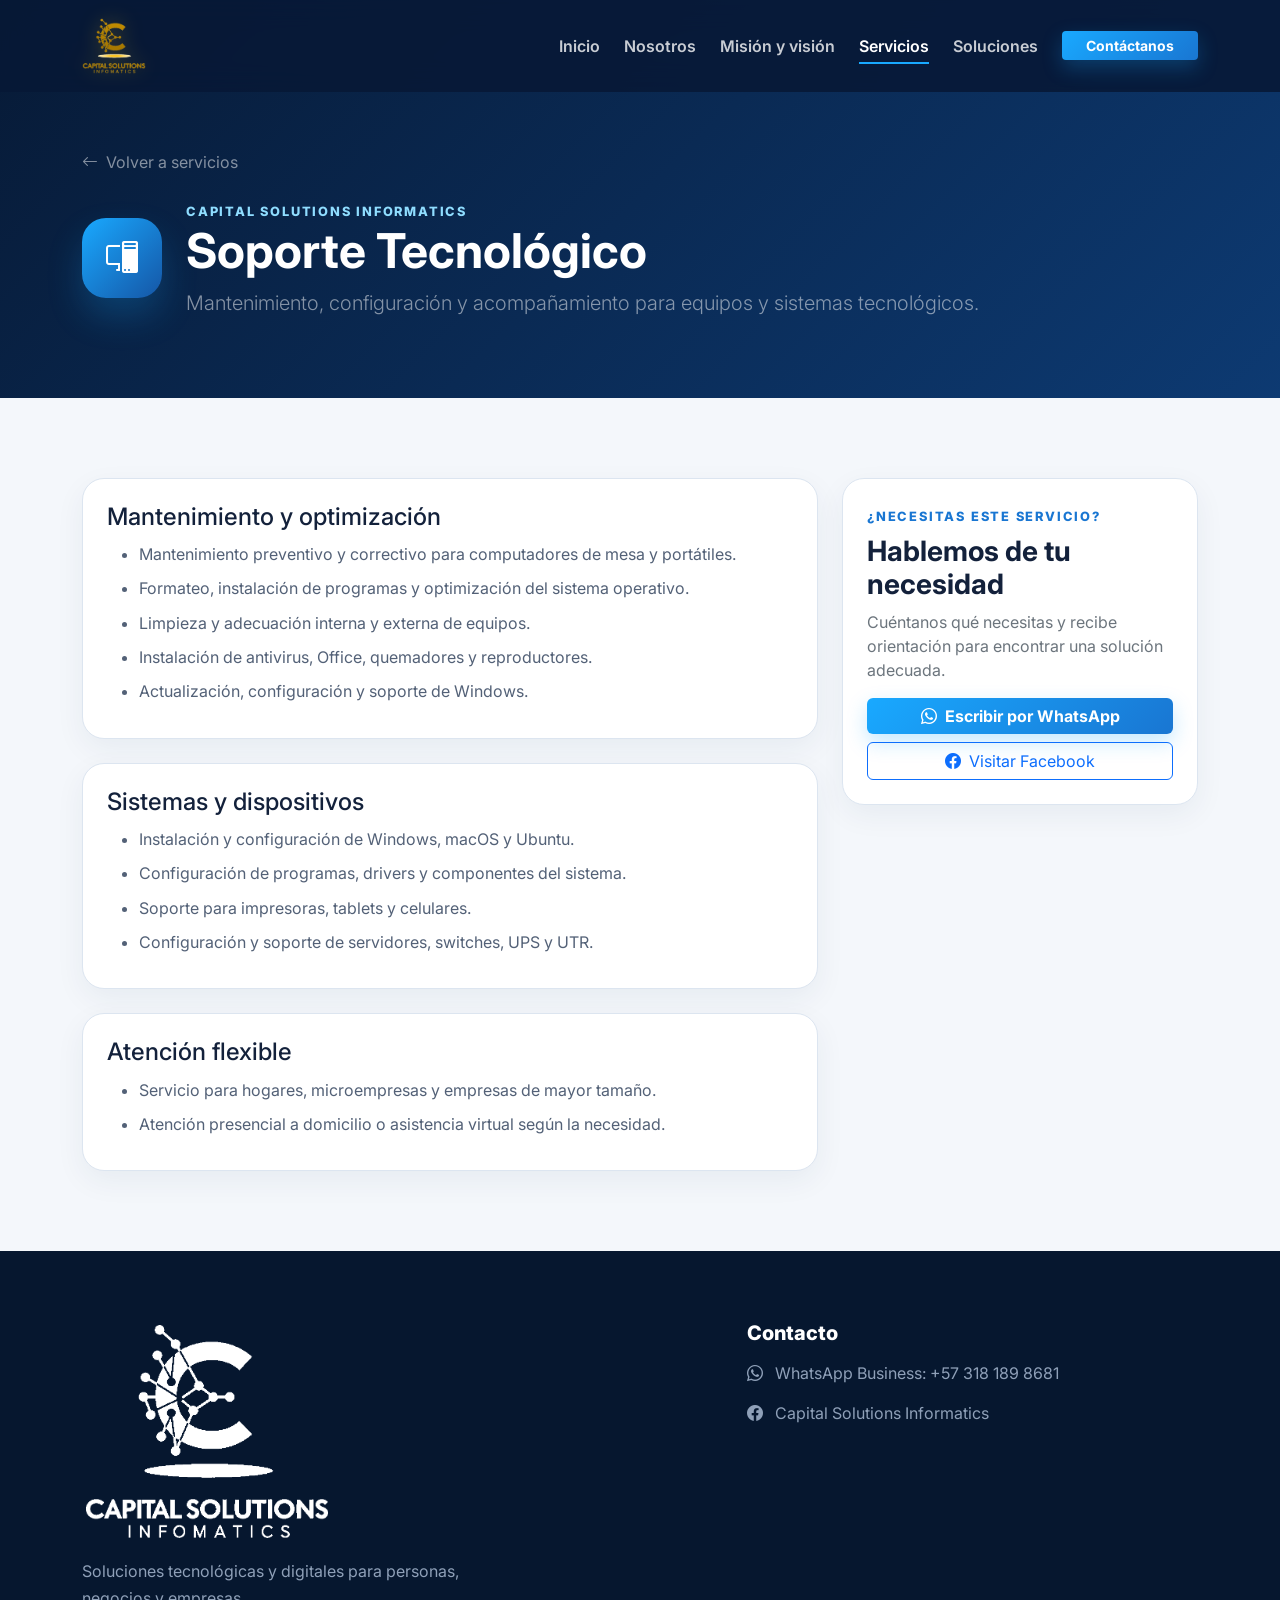
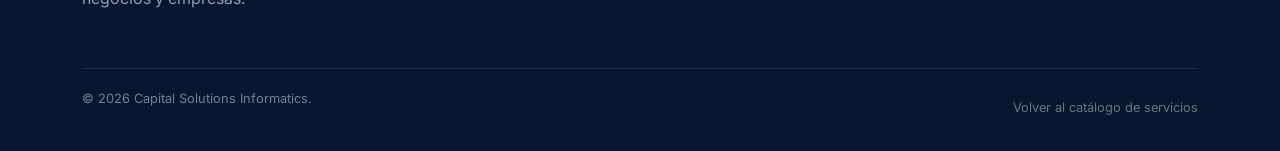
<file: servicio.html>
<!DOCTYPE html>
<html lang="es">
<head>
  <meta charset="UTF-8">
  <meta name="viewport" content="width=device-width, initial-scale=1.0">
  <meta name="description" content="Detalle de servicios de Capital Solutions Informatics.">
  <title>Servicio | Capital Solutions Informatics</title>
  <link href="https://cdn.jsdelivr.net/npm/bootstrap@5.3.3/dist/css/bootstrap.min.css" rel="stylesheet">
  <link rel="stylesheet" href="https://cdn.jsdelivr.net/npm/bootstrap-icons@1.11.3/font/bootstrap-icons.min.css">
  <link rel="preconnect" href="https://fonts.googleapis.com">
  <link rel="preconnect" href="https://fonts.gstatic.com" crossorigin>
  <link href="https://fonts.googleapis.com/css2?family=Inter:wght@400;500;600;700;800&display=swap" rel="stylesheet">
  <link rel="stylesheet" href="css/styles.css">
</head>
<body>
  <nav class="navbar navbar-expand-lg navbar-dark fixed-top" id="mainNavbar">
    <div class="container">
      <a class="navbar-brand" href="index.html#inicio" aria-label="Capital Solutions Informatics">
        <img src="img/logo-csi-navbar.png" class="navbar-logo" alt="Capital Solutions Informatics">
      </a>
      <button class="navbar-toggler border-0 shadow-none" type="button" data-bs-toggle="collapse" data-bs-target="#navbarContent" aria-label="Abrir menú">
        <span class="navbar-toggler-icon"></span>
      </button>
      <div class="collapse navbar-collapse" id="navbarContent">
        <ul class="navbar-nav ms-auto align-items-lg-center gap-lg-2">
          <li class="nav-item"><a class="nav-link" href="index.html#inicio">Inicio</a></li>
          <li class="nav-item"><a class="nav-link" href="index.html#nosotros">Nosotros</a></li>
          <li class="nav-item"><a class="nav-link" href="nosotros.html">Misión y visión</a></li>
          <li class="nav-item"><a class="nav-link active" href="index.html#servicios">Servicios</a></li>
          <li class="nav-item"><a class="nav-link" href="index.html#soluciones">Soluciones</a></li>
          <li class="nav-item ms-lg-2"><a class="btn btn-primary-custom btn-sm px-4" href="index.html#contacto">Contáctanos</a></li>
        </ul>
      </div>
    </div>
  </nav>

  <header class="detail-hero">
    <div class="container">
      <a href="index.html#servicios" class="text-white-50 d-inline-flex align-items-center gap-2 mb-4"><i class="bi bi-arrow-left"></i> Volver a servicios</a>
      <div class="d-flex flex-column flex-md-row align-items-md-center gap-4">
        <div class="detail-icon" id="serviceIcon"><i class="bi bi-stars"></i></div>
        <div>
          <span class="section-label light-label">CAPITAL SOLUTIONS INFORMATICS</span>
          <h1 class="display-5 fw-bold mb-2" id="serviceTitle">Servicio</h1>
          <p class="lead text-white-50 mb-0" id="serviceIntro"></p>
        </div>
      </div>
    </div>
  </header>

  <main class="detail-content bg-light-custom">
    <div class="container">
      <div class="row g-4">
        <div class="col-lg-8">
          <div id="serviceSections" class="row g-4"></div>
        </div>
        <div class="col-lg-4">
          <aside class="detail-sidebar">
            <div class="detail-card">
              <span class="section-label">¿NECESITAS ESTE SERVICIO?</span>
              <h2 class="h3 fw-bold mt-2">Hablemos de tu necesidad</h2>
              <p class="text-secondary">Cuéntanos qué necesitas y recibe orientación para encontrar una solución adecuada.</p>
              <a href="https://wa.me/573181898681" target="_blank" rel="noopener noreferrer" class="btn btn-primary-custom w-100 mb-2"><i class="bi bi-whatsapp me-2"></i>Escribir por WhatsApp</a>
              <a href="https://www.facebook.com/share/1CgQ1NJ11b/" target="_blank" rel="noopener noreferrer" class="btn btn-outline-primary w-100"><i class="bi bi-facebook me-2"></i>Visitar Facebook</a>
            </div>
          </aside>
        </div>
      </div>
    </div>
  </main>

  <footer class="footer">
    <div class="container">
      <div class="row g-4 align-items-start">
        <div class="col-lg-7">
          <img src="img/logo-csi-navbar.png" class="footer-logo" alt="Capital Solutions Informatics">
          <p class="footer-description">Soluciones tecnológicas y digitales para personas, negocios y empresas.</p>
        </div>
        <div class="col-lg-5">
          <h5>Contacto</h5>
          <p><i class="bi bi-whatsapp me-2"></i> WhatsApp Business: +57 318 189 8681</p>
          <p><i class="bi bi-facebook me-2"></i> Capital Solutions Informatics</p>
        </div>
      </div>
      <div class="footer-bottom"><span>© 2026 Capital Solutions Informatics.</span><a class="text-secondary" href="index.html#servicios">Volver al catálogo de servicios</a></div>
    </div>
  </footer>

  <script src="https://cdn.jsdelivr.net/npm/bootstrap@5.3.3/dist/js/bootstrap.bundle.min.js"></script>
  <script src="js/services.js"></script>
</body>
</html>
</file>
<file: css/styles.css>
:root {
  --royal: #173b73;
  --royal-dark: #0b2145;
  --electric: #19a9ff;
  --electric-2: #4cc7ff;
  --ink: #13213b;
  --muted: #68758a;
  --light: #f4f7fb;
  --white: #ffffff;
  --line: #dce5f0;
  --shadow: 0 18px 45px rgba(12, 37, 74, .12);
  --transition: all .3s ease;
}

* { box-sizing: border-box; }
html { scroll-behavior: smooth; }
body { margin: 0; font-family: Inter, system-ui, -apple-system, BlinkMacSystemFont, "Segoe UI", sans-serif; color: var(--ink); background: var(--white); }
a { text-decoration: none; }

/* NAVBAR */
.navbar { background: rgba(7, 25, 54, .88); backdrop-filter: blur(14px); transition: var(--transition); padding: .8rem 0; }
.navbar.scrolled { background: rgba(7, 25, 54, .98); padding: .35rem 0; box-shadow: 0 8px 28px rgba(0,0,0,.15); }
.navbar-logo { width: 195px; height: 56px; object-fit: contain; object-position: left center; display: block; filter: drop-shadow(0 0 10px rgba(242, 185, 15, .35)); }
.nav-link { color: rgba(255,255,255,.78) !important; font-weight: 600; position: relative; }
.nav-link:hover, .nav-link.active { color: #fff !important; }
.nav-link::after { content:""; position:absolute; left:.5rem; right:.5rem; bottom:.1rem; height:2px; background:var(--electric); transform:scaleX(0); transition:var(--transition); }
.nav-link:hover::after, .nav-link.active::after { transform:scaleX(1); }
.btn-primary-custom { background: linear-gradient(135deg, var(--electric), #1976d2); border: 0; color: #fff; font-weight: 700; box-shadow: 0 8px 20px rgba(25,169,255,.25); }
.btn-primary-custom:hover { color:#fff; transform:translateY(-2px); box-shadow:0 12px 25px rgba(25,169,255,.35); }

/* HERO */
.hero-section { min-height:100vh; color:#fff; position:relative; overflow:hidden; background: radial-gradient(circle at 75% 45%, rgba(25,169,255,.15), transparent 30%), linear-gradient(135deg, #071a37 0%, #0d2f5d 55%, #102a50 100%); }
.hero-grid { position:absolute; inset:0; opacity:.2; background-image: linear-gradient(rgba(255,255,255,.08) 1px, transparent 1px), linear-gradient(90deg, rgba(255,255,255,.08) 1px, transparent 1px); background-size:55px 55px; mask-image:linear-gradient(to bottom, black, transparent); }
.eyebrow { display:inline-flex; align-items:center; gap:.5rem; padding:.45rem .85rem; border:1px solid rgba(76,199,255,.35); border-radius:999px; color:#b9e9ff; background:rgba(25,169,255,.08); font-weight:700; font-size:.85rem; }
.hero-title { font-size:clamp(2.7rem, 5vw, 5rem); line-height:1.02; font-weight:800; letter-spacing:-.04em; max-width:760px; margin:1.25rem 0; }
.hero-title span { color:var(--electric-2); }
.hero-text { max-width:700px; color:rgba(255,255,255,.76); font-size:1.12rem; line-height:1.75; }
.hero-stats { max-width:650px; }
.stat-item { border-left:2px solid rgba(76,199,255,.65); padding-left:1rem; }
.stat-item strong { display:block; font-size:1.55rem; color:#fff; }
.stat-item span { color:rgba(255,255,255,.58); font-size:.86rem; }

/* ORBIT VISUAL */
.hero-visual { height:600px; position:relative; display:grid; place-items:center; }
.orbit { position:absolute; border:1px solid rgba(76,199,255,.24); border-radius:50%; animation:spin 22s linear infinite; }
.orbit-1 { width:480px; height:480px; }
.orbit-2 { width:340px; height:340px; border-style:dashed; animation-direction:reverse; animation-duration:16s; }
.smart-core { width:220px; height:220px; border-radius:50%; position:relative; z-index:3; display:flex; flex-direction:column; justify-content:center; align-items:center; text-align:center; background:radial-gradient(circle at 35% 30%, #2abaff, #0c3870 65%, #061a36); border:1px solid rgba(255,255,255,.25); box-shadow:0 0 0 15px rgba(25,169,255,.04), 0 0 70px rgba(25,169,255,.22); }
.smart-core i { font-size:2.5rem; color:#fff; }
.smart-core small { color:#aee8ff; letter-spacing:.18em; font-weight:700; margin-top:.4rem; }
.smart-core strong { font-size:1.3rem; }
.orbit-label { --angle:0deg; --radius:240px; position:absolute; left:50%; top:50%; width:145px; margin:-30px 0 0 -72px; transform:rotate(var(--angle)) translateY(calc(var(--radius) * -1)) rotate(calc(var(--angle) * -1)); z-index:4; }
.orbit-label .orbit-pill { display:flex; align-items:center; justify-content:center; gap:.45rem; min-height:52px; padding:.65rem .7rem; color:#fff; border:1px solid rgba(130,218,255,.38); background:rgba(9,34,70,.86); border-radius:16px; box-shadow:0 12px 30px rgba(0,0,0,.22); font-weight:700; font-size:.82rem; transition:var(--transition); }
.orbit-label .orbit-pill i { color:var(--electric-2); font-size:1rem; }
.orbit-system { animation: orbitSystem 22s linear infinite; position:absolute; inset:0; }
.orbit-system:hover, .orbit-system:focus-within { animation-play-state:paused; }
.orbit-label:hover .orbit-pill { transform:scale(1.08); border-color:var(--electric-2); box-shadow:0 0 24px rgba(25,169,255,.28); background:#0d3b70; }
@keyframes orbitSystem { from { transform:rotate(0); } to { transform:rotate(360deg); } }
@keyframes spin { to { transform:rotate(360deg); } }

/* GENERAL */
.section-padding { padding:100px 0; }
.bg-light-custom { background:var(--light); }
.section-label { color:#1976d2; font-size:.8rem; font-weight:800; letter-spacing:.14em; }
.light-label { color:#8fddff; }
.section-title { font-weight:800; font-size:clamp(2rem,4vw,3.2rem); line-height:1.1; margin:1rem 0; letter-spacing:-.03em; }
.section-lead { font-size:1.08rem; color:#46556d; line-height:1.75; }
.section-heading { max-width:760px; }

/* ABOUT */
.about-panel { background:linear-gradient(145deg,#0c2854,#071a36); border-radius:30px; padding:1.4rem; box-shadow:var(--shadow); overflow:hidden; }
.about-panel-top, .about-panel-footer { display:flex; justify-content:space-between; align-items:center; color:#fff; }
.mini-badge { background:rgba(255,255,255,.1); padding:.45rem .7rem; border-radius:10px; font-weight:800; }
.status { color:#bfeaff; font-size:.8rem; }
.status span { display:inline-block; width:8px; height:8px; background:#32d583; border-radius:50%; margin-right:.4rem; box-shadow:0 0 10px #32d583; }
.about-graphic { height:390px; position:relative; display:grid; place-items:center; }
.graphic-node { position:absolute; width:78px; height:78px; border-radius:22px; display:grid; place-items:center; color:#fff; font-size:1.6rem; background:rgba(255,255,255,.08); border:1px solid rgba(255,255,255,.16); box-shadow:0 12px 25px rgba(0,0,0,.2); transition:var(--transition); z-index:2; cursor:pointer; }
.graphic-node:hover { transform:scale(1.18); background:linear-gradient(135deg,var(--electric),#1556a6); border-color:#8ee2ff; box-shadow:0 0 30px rgba(25,169,255,.35); }
.node-center { width:105px; height:105px; border-radius:50%; background:linear-gradient(135deg,var(--electric),#1556a6); box-shadow:0 0 45px rgba(25,169,255,.28); }
.node-top { top:25px; left:50%; margin-left:-39px; }
.node-right { right:35px; top:50%; margin-top:-39px; }
.node-bottom { bottom:25px; left:50%; margin-left:-39px; }
.node-left { left:35px; top:50%; margin-top:-39px; }
.node-game { right:75px; top:35px; }
.node-cloud { left:75px; bottom:35px; }
.connection { position:absolute; height:2px; background:linear-gradient(90deg,rgba(25,169,255,.1),rgba(76,199,255,.65),rgba(25,169,255,.1)); transform-origin:left center; z-index:1; }
.c1 { width:155px; left:50%; top:50%; transform:rotate(-90deg); }
.c2 { width:155px; left:50%; top:50%; transform:rotate(0deg); }
.c3 { width:155px; left:50%; top:50%; transform:rotate(90deg); }
.c4 { width:155px; left:50%; top:50%; transform:rotate(180deg); }
.c5 { width:160px; left:52%; top:50%; transform:rotate(-35deg); }
.c6 { width:160px; left:48%; top:52%; transform:rotate(145deg); }
.about-panel-footer { border-top:1px solid rgba(255,255,255,.1); padding-top:1rem; font-size:.8rem; color:#a9b7cc; }
.mission-box { display:flex; gap:1rem; align-items:flex-start; background:#fff; border:1px solid var(--line); border-radius:20px; padding:1.2rem; box-shadow:0 12px 35px rgba(25,55,100,.07); }
.mission-icon { width:48px; height:48px; flex:0 0 48px; display:grid; place-items:center; border-radius:14px; color:#fff; background:linear-gradient(135deg,var(--royal),var(--electric)); }

/* SERVICES */
.service-card { height:100%; background:#fff; border:1px solid var(--line); border-radius:22px; padding:1.6rem; transition:var(--transition); position:relative; overflow:hidden; }
.service-card::before { content:""; position:absolute; left:0; top:0; width:100%; height:4px; background:linear-gradient(90deg,var(--royal),var(--electric)); transform:scaleX(0); transform-origin:left; transition:var(--transition); }
.service-card:hover { transform:translateY(-8px); box-shadow:var(--shadow); border-color:#b9d6ef; }
.service-card:hover::before { transform:scaleX(1); }
.service-card.clickable { cursor:pointer; }
.service-icon { width:60px; height:60px; display:grid; place-items:center; border-radius:18px; color:#fff; background:linear-gradient(135deg,var(--royal),var(--electric)); font-size:1.5rem; margin-bottom:1.1rem; }
.service-card h3 { font-size:1.25rem; font-weight:800; }
.service-card p { color:var(--muted); line-height:1.6; }
.service-card ul { padding-left:1.1rem; color:#536177; margin-bottom:1.4rem; }
.service-card li { margin:.35rem 0; }
.service-link { color:#1264ad; font-weight:800; }

/* SOLUTIONS */
.solutions-section { background:linear-gradient(135deg,#071a36,#0e376c); color:#fff; }
.benefit-card { height:100%; padding:1.5rem; border:1px solid rgba(255,255,255,.13); border-radius:22px; background:rgba(255,255,255,.06); transition:var(--transition); }
.benefit-card:hover { transform:translateY(-6px); background:rgba(255,255,255,.1); border-color:rgba(76,199,255,.45); }
.benefit-card span { color:#83dfff; font-weight:800; font-size:.8rem; }
.benefit-card i { display:block; color:#83dfff; font-size:1.8rem; margin:1rem 0; }
.benefit-card h4 { font-weight:800; }
.benefit-card p { color:rgba(255,255,255,.65); line-height:1.6; }
.audience-box { padding:1.3rem; border-radius:20px; border:1px solid rgba(255,255,255,.12); background:rgba(255,255,255,.05); }
.audience-list { display:flex; flex-wrap:wrap; gap:.7rem; }
.audience-list span { border:1px solid rgba(255,255,255,.13); padding:.65rem .85rem; border-radius:999px; color:#dbeeff; }

/* CONTACT */
.contact-info-list { display:grid; gap:1rem; }
.contact-item { display:flex; gap:.9rem; align-items:center; padding:1rem; background:#fff; border:1px solid var(--line); border-radius:18px; }
.contact-icon { width:46px; height:46px; display:grid; place-items:center; border-radius:14px; background:#eaf5ff; color:#1264ad; font-size:1.2rem; }
.contact-item strong, .contact-item span { display:block; }
.contact-item span { color:var(--muted); font-size:.9rem; margin-top:.15rem; }
.contact-form { background:#fff; padding:2rem; border-radius:25px; box-shadow:var(--shadow); border:1px solid var(--line); }
.form-control, .form-select { padding:.8rem 1rem; border-color:#d6e0ec; }
.form-control:focus, .form-select:focus { border-color:var(--electric); box-shadow:0 0 0 .2rem rgba(25,169,255,.12); }

/* MISIÓN / VISIÓN / OBJETIVOS (página Nosotros) */
.about-hero { padding-bottom:70px; }
.mv-card { height:100%; background:#fff; border:1px solid var(--line); border-radius:26px; padding:2.2rem; box-shadow:0 12px 35px rgba(25,55,100,.07); }
.mv-icon { width:58px; height:58px; display:grid; place-items:center; border-radius:18px; color:#fff; font-size:1.5rem; margin-bottom:1.2rem; }
.mv-icon-royal { background:linear-gradient(135deg,var(--royal),var(--royal-dark)); }
.mv-icon-electric { background:linear-gradient(135deg,var(--electric),#1556a6); }
.mv-text { margin-top:.6rem; color:#46556d; line-height:1.8; font-size:1.02rem; }
.objective-badge { display:inline-flex; align-items:center; gap:.5rem; padding:.4rem .85rem; border-radius:999px; background:rgba(25,169,255,.12); color:#1264ad; font-weight:800; font-size:.78rem; letter-spacing:.03em; }
.cta-box { max-width:760px; margin:0 auto; }

/* SERVICE DETAIL */
.detail-hero { padding:150px 0 80px; color:#fff; background:linear-gradient(135deg,#071a36,#0d3a72); }
.detail-icon { width:80px; height:80px; display:grid; place-items:center; border-radius:24px; font-size:2rem; background:linear-gradient(135deg,var(--electric),#1556a6); box-shadow:0 18px 35px rgba(25,169,255,.22); }
.detail-content { padding:80px 0; }
.detail-card { background:#fff; border:1px solid var(--line); border-radius:22px; padding:1.5rem; height:100%; box-shadow:0 10px 30px rgba(16,45,80,.06); }
.detail-card h3 { font-size:1.2rem; font-weight:800; }
.detail-card li { margin:.65rem 0; color:#536177; }
.detail-sidebar { position:sticky; top:100px; }

/* FOOTER */
.footer { background:#06172f; color:#fff; padding:70px 0 25px; }
.footer-logo { width:250px; max-width:100%; height:auto; display:block; filter:brightness(0) invert(1); }
.footer-description { color:#8fa0b8; max-width:420px; line-height:1.7; margin:1rem 0; }
.footer h5 { font-weight:800; margin-bottom:1rem; }
.footer a:not(.footer-brand) { display:block; color:#8fa0b8; margin:.55rem 0; transition:var(--transition); }
.footer a:not(.footer-brand):hover { color:#fff; transform:translateX(3px); }
.footer p { color:#8fa0b8; }
.social-links { display:flex; gap:.65rem; }
.social-links a { width:42px; height:42px; display:grid !important; place-items:center; border:1px solid rgba(255,255,255,.12); border-radius:12px; color:#fff !important; margin:0 !important; }
.social-links a:hover { background:var(--electric); border-color:var(--electric); transform:translateY(-3px) !important; }
.footer-bottom { border-top:1px solid rgba(255,255,255,.1); margin-top:40px; padding-top:20px; display:flex; justify-content:space-between; gap:1rem; color:#6f829e; font-size:.8rem; }
.back-to-top { position:fixed; right:22px; bottom:22px; width:45px; height:45px; border:0; border-radius:14px; background:var(--electric); color:#fff; display:grid; place-items:center; opacity:0; visibility:hidden; transform:translateY(10px); transition:var(--transition); z-index:1000; }
.back-to-top.show { opacity:1; visibility:visible; transform:translateY(0); }

/* ANIMATIONS */
.fade-up { opacity:0; transform:translateY(22px); animation:fadeUp .8s forwards; }
.delay-1 { animation-delay:.12s; } .delay-2 { animation-delay:.24s; } .delay-3 { animation-delay:.36s; }
.reveal { opacity:0; transform:translateY(25px); transition:opacity .7s ease, transform .7s ease; }
.reveal.visible { opacity:1; transform:none; }
@keyframes fadeUp { to { opacity:1; transform:none; } }

@media (max-width: 991.98px) {
  .navbar-logo { width:185px; }
  .hero-section .min-vh-100 { min-height:auto; padding-top:130px !important; padding-bottom:80px !important; }
  .hero-visual { height:520px; margin-top:25px; }
}
@media (max-width: 767.98px) {
  .section-padding { padding:75px 0; }
  .hero-title { font-size:2.65rem; }
  .hero-text { font-size:1rem; }
  .hero-visual { height:450px; transform:scale(.8); margin:-15px -55px -10px; }
  .orbit-1 { width:380px; height:380px; } .orbit-2 { width:280px; height:280px; }
  .orbit-label { --radius:190px; }
  .smart-core { width:175px; height:175px; }
  .about-graphic { height:330px; }
  .node-game { right:25px; top:20px; } .node-cloud { left:25px; bottom:20px; }
  .footer-bottom { flex-direction:column; }
  .detail-sidebar { position:static; }
}
@media (max-width: 575.98px) {
  .navbar-logo { width:165px; height:50px; }
  .hero-section .min-vh-100 { padding-top:110px !important; }
  .hero-title { font-size:2.35rem; }
  .hero-visual { transform:scale(.62); margin:-55px -105px -70px; }
  .about-graphic { transform:scale(.88); }
  .contact-form { padding:1.25rem; }
}

@media (prefers-reduced-motion: reduce) {
  *, *::before, *::after { scroll-behavior:auto !important; animation-duration:.01ms !important; animation-iteration-count:1 !important; transition-duration:.01ms !important; }
}


/* =========================================================
   HERO CSI · SISTEMA SOLAR DE SERVICIOS
   ========================================================= */
.hero-modern {
  min-height: 100vh;
  background:
    radial-gradient(circle at 75% 48%, rgba(0, 149, 255, .20), transparent 28%),
    radial-gradient(circle at 88% 80%, rgba(0, 83, 190, .20), transparent 24%),
    linear-gradient(135deg, #020b1d 0%, #061936 48%, #041126 100%);
}
.hero-modern::before {
  content: "";
  position: absolute;
  inset: 0;
  pointer-events: none;
  background:
    linear-gradient(120deg, transparent 0 72%, rgba(20, 143, 255, .05) 73%, transparent 74%),
    linear-gradient(300deg, transparent 0 78%, rgba(20, 143, 255, .04) 79%, transparent 80%);
}
.hero-container { min-height: 100vh; display:flex; align-items:center; padding-top:7rem; padding-bottom:3rem; }
.hero-copy { z-index: 5; }
.hero-copy .hero-title { font-size: clamp(3rem, 5.4vw, 5.25rem); }
.hero-copy .hero-text { font-size:1.08rem; color:rgba(228,241,255,.78); max-width:620px; }
.hero-copy .hero-text strong { color:#fff; }
.hero-trust { display:flex; flex-wrap:wrap; gap:0; margin-top:2.1rem; max-width:640px; border-top:1px solid rgba(110,198,255,.18); border-bottom:1px solid rgba(110,198,255,.12); }
.hero-trust span { display:inline-flex; align-items:center; gap:.5rem; padding:.85rem 1.05rem .85rem 0; margin-right:1.05rem; color:rgba(232,244,255,.8); font-size:.78rem; }
.hero-trust i { color:#19b8ff; font-size:1.1rem; }

.solar-system {
  --solar-size: min(680px, 48vw);
  width: var(--solar-size);
  height: var(--solar-size);
  max-width: 720px;
  max-height: 720px;
  min-width: 500px;
  min-height: 500px;
  margin: 0 auto;
  position: relative;
  isolation: isolate;
}
.solar-glow { position:absolute; inset:13%; border-radius:50%; background:radial-gradient(circle, rgba(0,170,255,.19), rgba(0,100,255,.05) 45%, transparent 70%); filter:blur(12px); z-index:-2; }
.solar-orbit { position:absolute; left:50%; top:50%; transform:translate(-50%,-50%) rotate(-18deg); border:1px solid rgba(45,174,255,.48); border-radius:50%; box-shadow:0 0 18px rgba(0,157,255,.10), inset 0 0 18px rgba(0,157,255,.06); pointer-events:none; }
.solar-orbit::before, .solar-orbit::after { content:""; position:absolute; width:6px; height:6px; border-radius:50%; background:#65d8ff; box-shadow:0 0 14px #19b8ff; }
.solar-orbit::before { left:15%; top:8%; }
.solar-orbit::after { right:12%; bottom:16%; }
.solar-orbit-outer { width:94%; height:64%; transform:translate(-50%,-50%) rotate(-14deg); border-color:rgba(22,146,255,.68); }
.solar-orbit-middle { width:78%; height:53%; transform:translate(-50%,-50%) rotate(20deg); border-color:rgba(36,180,255,.52); }
.solar-orbit-inner { width:59%; height:42%; transform:translate(-50%,-50%) rotate(-24deg); border-color:rgba(87,205,255,.42); }
.solar-orbit-outer::before { left:29%; top:-3px; }
.solar-orbit-middle::after { right:27%; bottom:-3px; }
.solar-services { position:absolute; inset:0; z-index:6; }
.solar-service { position:absolute; width:126px; min-height:88px; transform:translate(-50%,-50%); display:flex; flex-direction:column; align-items:center; justify-content:flex-start; text-align:center; color:#fff; transition:filter .25s ease, opacity .25s ease; cursor:pointer; }
.solar-service::after { content:""; position:absolute; width:34px; height:34px; border-radius:50%; background:rgba(26,169,255,.10); filter:blur(11px); top:5px; z-index:-1; }
.solar-icon { width:58px; height:58px; display:grid; place-items:center; border-radius:50%; color:#e9fbff; font-size:1.45rem; background:radial-gradient(circle at 35% 30%, #176cc8, #061d46 68%); border:2px solid rgba(32,185,255,.85); box-shadow:0 0 0 4px rgba(0,133,255,.08), 0 0 25px rgba(0,157,255,.42), inset 0 0 18px rgba(0,202,255,.18); transition:transform .25s ease, box-shadow .25s ease, background .25s ease; }
.solar-service strong { display:block; margin-top:.55rem; font-size:.78rem; line-height:1.12; color:#f6fbff; text-shadow:0 2px 12px rgba(0,0,0,.5); }
.solar-service:hover, .solar-service:focus-visible { filter:brightness(1.15); }
.solar-service:hover .solar-icon, .solar-service:focus-visible .solar-icon { transform:scale(1.18); background:radial-gradient(circle at 35% 30%, #20baff, #08438b 70%); box-shadow:0 0 0 5px rgba(0,180,255,.11), 0 0 38px rgba(0,187,255,.78); }
.solar-service:hover strong, .solar-service:focus-visible strong { color:#6fe2ff; }
.solar-system.is-hovering .solar-service:not(:hover) { opacity:.58; }
.solar-center { position:absolute; width:42%; height:42%; left:50%; top:50%; transform:translate(-50%,-50%); border-radius:50%; display:grid; place-items:center; z-index:5; }
.solar-center::before { content:""; position:absolute; inset:0; border-radius:50%; background:radial-gradient(circle, rgba(1,12,33,.96) 0 48%, rgba(1,25,58,.72) 64%, transparent 72%); box-shadow:0 0 50px rgba(0,143,255,.28), 0 0 100px rgba(0,143,255,.10); }
.solar-center-ring { position:absolute; inset:7%; border-radius:50%; border:1px solid rgba(77,203,255,.68); box-shadow:0 0 24px rgba(0,163,255,.30), inset 0 0 20px rgba(0,163,255,.18); animation:pulseRing 3s ease-in-out infinite; }
.solar-center-ring::after { content:""; position:absolute; inset:7%; border-radius:50%; border:1px dashed rgba(85,199,255,.32); animation:spinRing 16s linear infinite; }
.center-logo-link { position:relative; z-index:3; width:94%; height:94%; display:flex; flex-direction:column; align-items:center; justify-content:center; border-radius:50%; }
.solar-logo { width:76%; max-width:310px; height:auto; object-fit:contain; filter:drop-shadow(0 0 12px rgba(0,180,255,.35)); }
.smart-solutions { margin-top:-.2rem; color:#c5f1ff; font-size:.62rem; letter-spacing:.34em; font-weight:800; text-shadow:0 0 14px rgba(0,177,255,.65); }
.solar-hint { position:absolute; left:50%; bottom:1.5%; transform:translateX(-50%); z-index:7; display:flex; align-items:center; gap:.4rem; white-space:nowrap; color:rgba(186,225,248,.68); font-size:.67rem; letter-spacing:.05em; }
.solar-hint i { color:#19b8ff; }
.solar-stars { position:absolute; inset:0; pointer-events:none; opacity:.7; background-image:radial-gradient(circle, rgba(98,215,255,.8) 0 1px, transparent 2px); background-size:86px 73px; mask-image:radial-gradient(circle, black 10%, transparent 70%); }
@keyframes pulseRing { 0%,100% { transform:scale(.98); opacity:.75; } 50% { transform:scale(1.02); opacity:1; } }
@keyframes spinRing { to { transform:rotate(360deg); } }

@media (max-width: 1199.98px) {
  .solar-system { --solar-size: 560px; min-width:560px; min-height:560px; }
  .solar-service { width:112px; }
  .solar-icon { width:52px; height:52px; font-size:1.25rem; }
  .solar-service strong { font-size:.7rem; }
}
@media (max-width: 991.98px) {
  .hero-container { padding-top:7.5rem; }
  .hero-copy { text-align:center; }
  .hero-copy .hero-title, .hero-copy .hero-text { margin-left:auto; margin-right:auto; }
  .hero-copy .d-flex { justify-content:center; }
  .hero-trust { justify-content:center; margin-left:auto; margin-right:auto; }
  .solar-system { --solar-size: min(92vw, 620px); width:var(--solar-size); height:var(--solar-size); min-width:0; min-height:0; margin-top:1rem; }
}
@media (max-width: 575.98px) {
  .hero-modern { min-height:auto; }
  .hero-container { min-height:auto; padding-top:7.25rem; padding-bottom:2.5rem; }
  .hero-copy .hero-title { font-size:clamp(2.55rem, 13vw, 3.45rem); }
  .hero-copy .hero-text { font-size:.98rem; }
  .hero-trust span { padding-right:.6rem; margin-right:.6rem; font-size:.68rem; }
  .solar-system { --solar-size:94vw; margin-left:-2vw; margin-right:-2vw; }
  .solar-service { width:80px; min-height:66px; }
  .solar-icon { width:42px; height:42px; border-width:1px; font-size:1rem; }
  .solar-service strong { font-size:.56rem; }
  .solar-logo { width:72%; }
  .smart-solutions { font-size:.46rem; letter-spacing:.24em; }
  .solar-hint { bottom:0; font-size:.56rem; }
}
@media (prefers-reduced-motion: reduce) {
  .solar-center-ring, .solar-center-ring::after { animation:none !important; }
}
</file>
